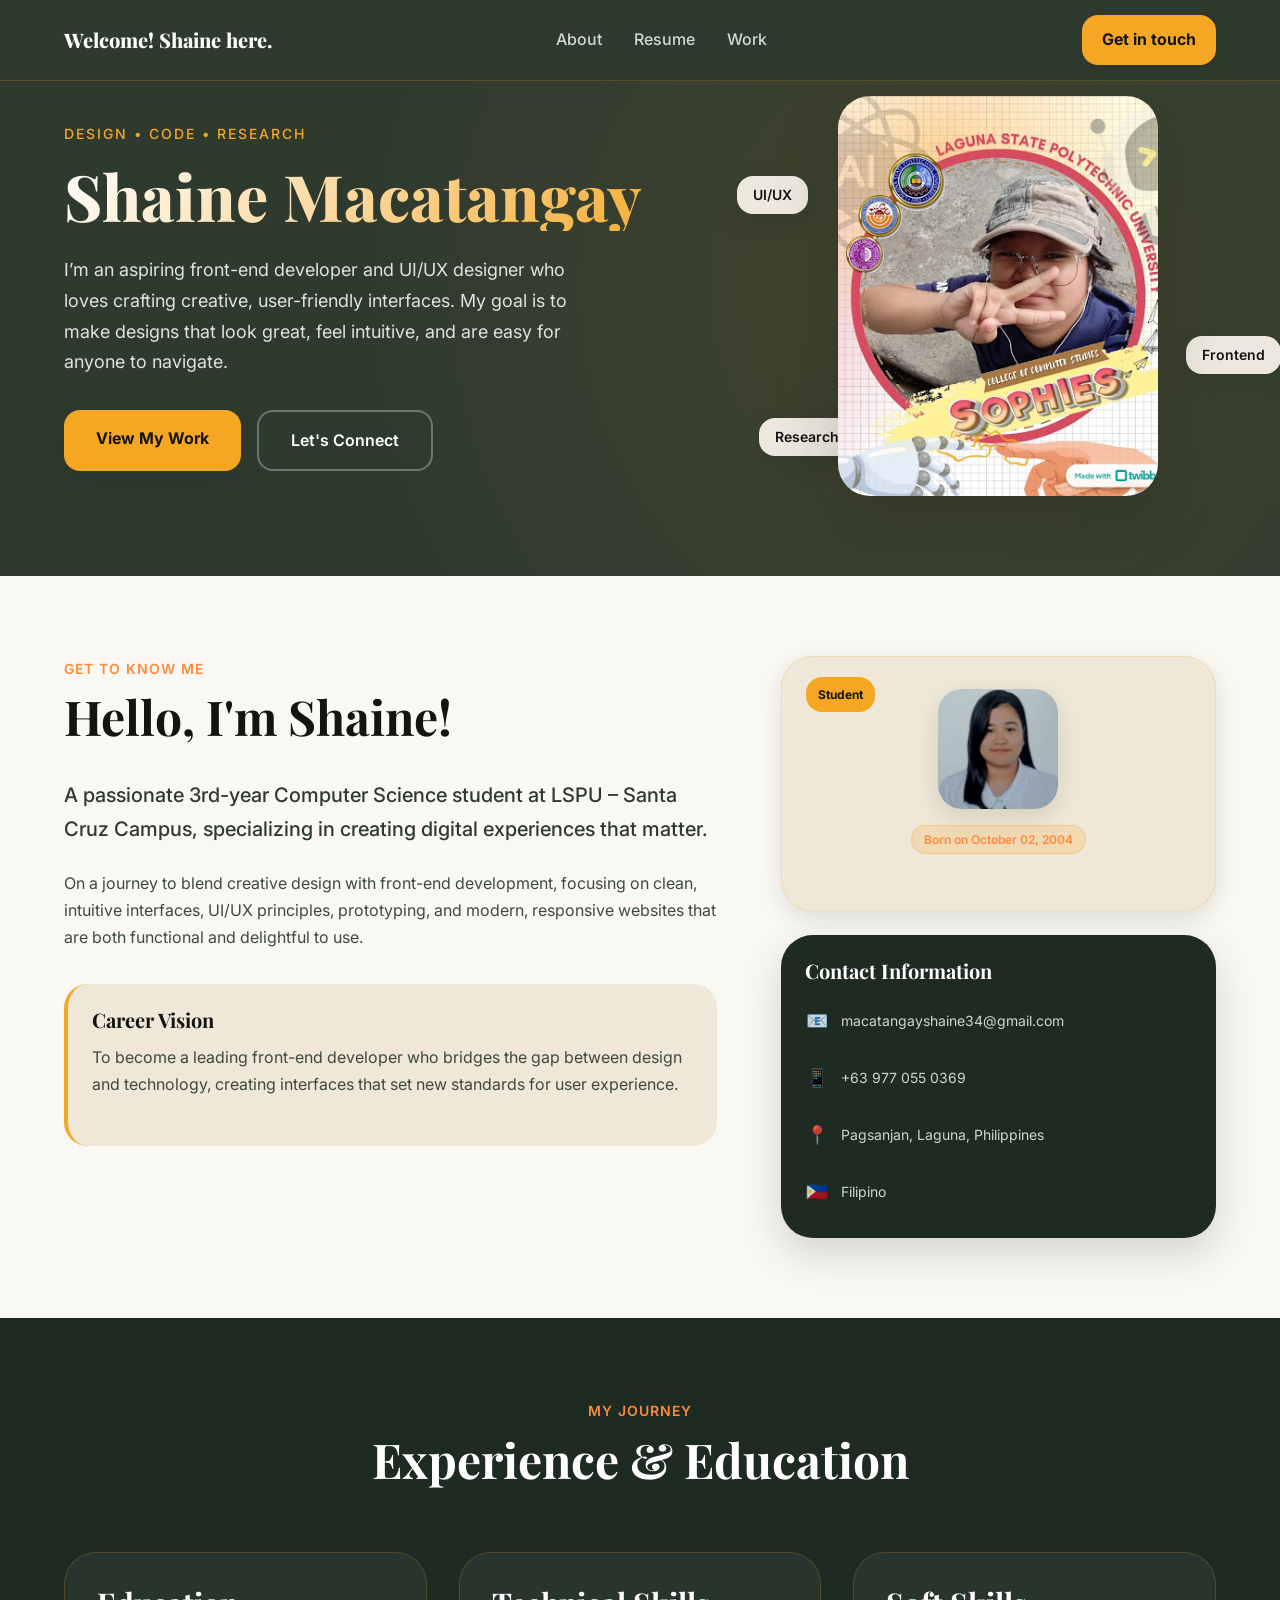
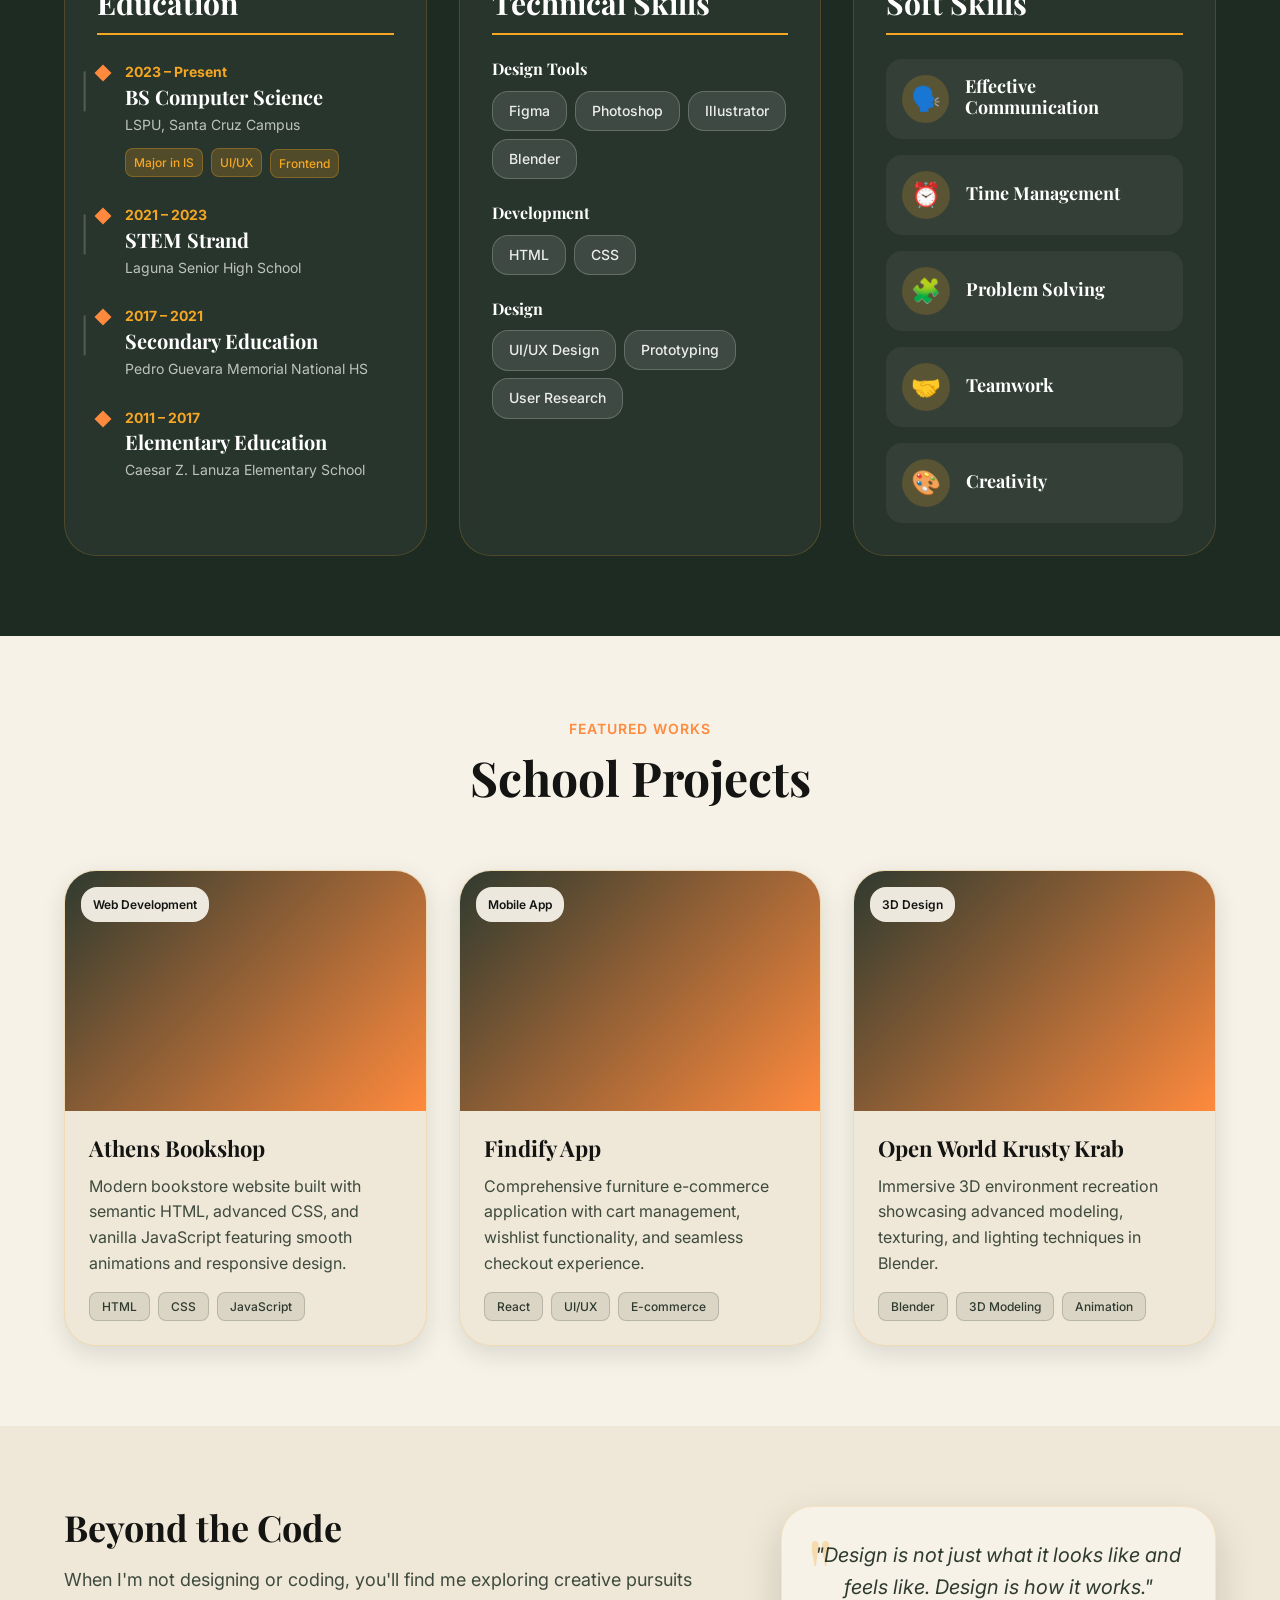
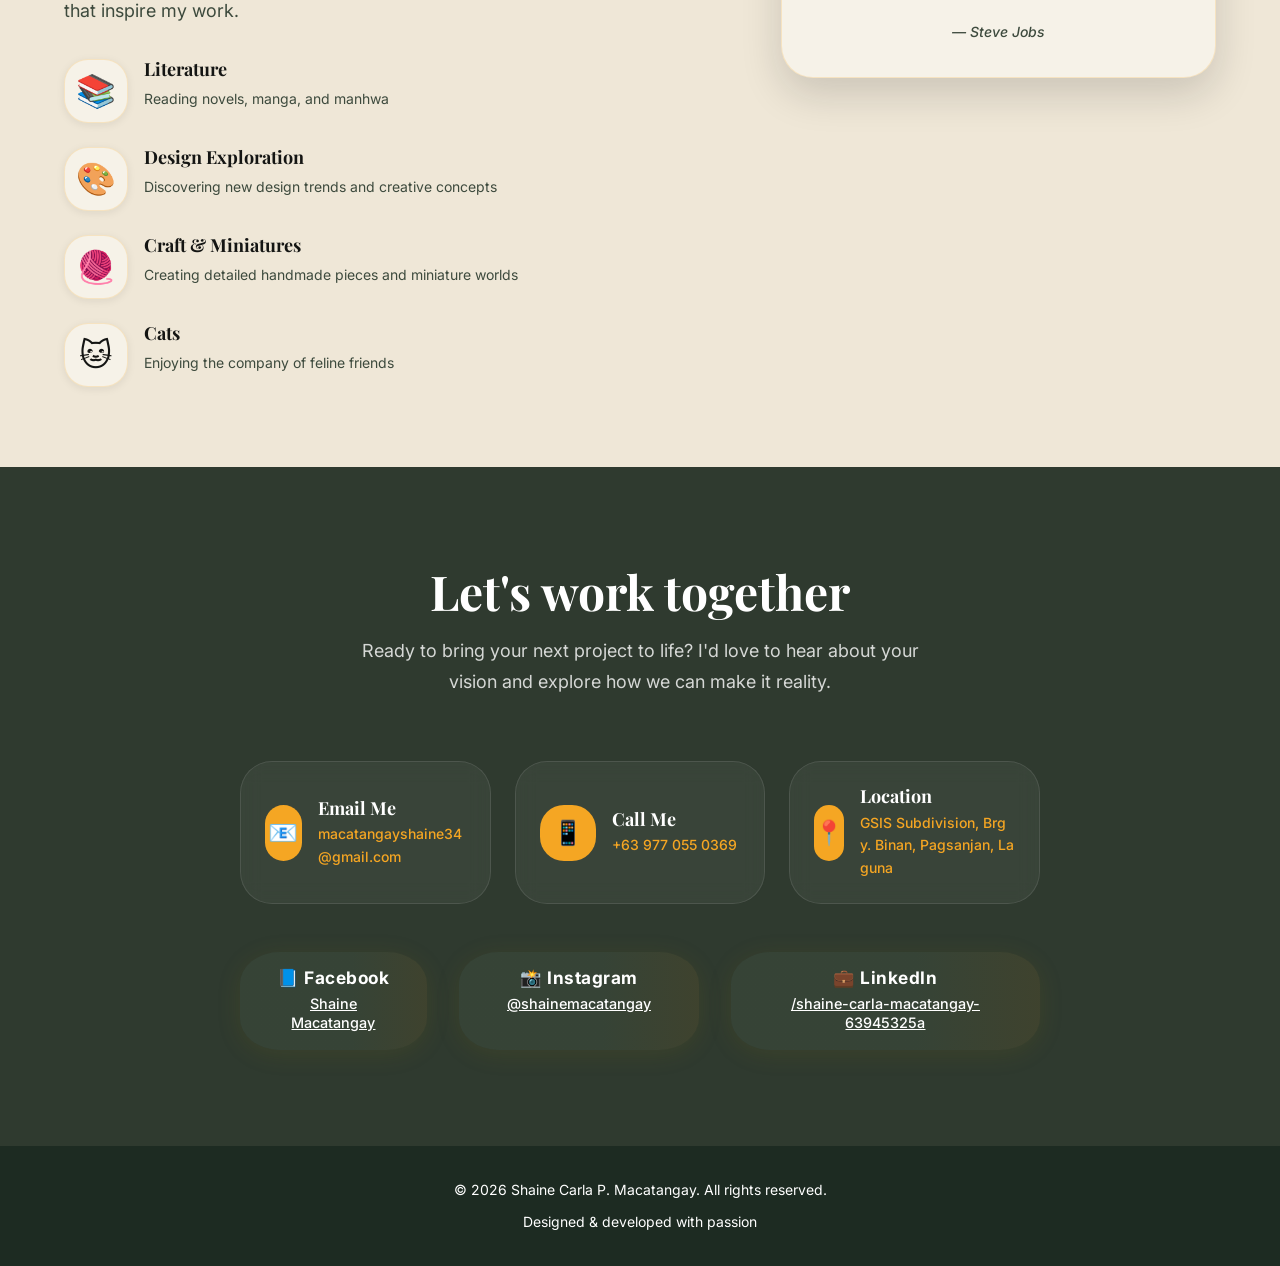
<file: index.html>
<!DOCTYPE html>
<html lang="en">
<head>
  <meta charset="UTF-8" />
  <meta name="viewport" content="width=device-width, initial-scale=1.0"/>
  <title>Portfolio | Shaine Carla P. Macatangay</title>

  <!-- Fonts -->
  <link href="https://fonts.googleapis.com/css2?family=Playfair+Display:wght@600;700;800&family=Inter:wght@300;400;500;600;700&display=swap" rel="stylesheet"/>

  <!-- Styles -->
  <link rel="stylesheet" href="style.css" />
</head>
<body>
  <!-- Header -->
  <header class="site-header">
    <div class="header-container">
      <div class="brand">Welcome! Shaine here.</div>
      <a class="cta-button" href="#contact">Get in touch</a>
      <nav class="nav">
        <a href="#about" class="nav-link">About</a>
        <a href="#resume" class="nav-link">Resume</a>
        <a href="#work" class="nav-link">Work</a>
      </nav>
    </div>
  </header>

  <!-- Hero -->
  <section class="hero" id="home">
    <div class="hero-container">
      <div class="hero-content">
        <div class="hero-text">
          <span class="hero-subtitle">Design • Code • Research</span>
          <h1 class="hero-title">Shaine Macatangay</h1>
          <p class="hero-description">
            I’m an aspiring front-end developer and UI/UX designer who loves crafting creative, user-friendly interfaces. My goal is to make designs that look great, feel intuitive, and are easy for anyone to navigate.
          </p>
          <div class="hero-actions">
            <a href="#work" class="btn-primary">View My Work</a>
            <a href="#contact" class="btn-secondary">Let's Connect</a>
          </div>
        </div>
        <div class="hero-visual">
          <div class="profile-container">
            <div class="profile-accent"></div>
            <img src="images/unnamed.jpg"
                 alt="Shaine Macatangay portrait" class="profile-image"/>
          </div>
          <div class="floating-elements">
            <div class="floating-card card-1">UI/UX</div>
            <div class="floating-card card-2">Frontend</div>
            <div class="floating-card card-3">Research</div>
          </div>
        </div>
      </div>
    </div>
  </section>

  <!-- About -->
  <section id="about" class="about-section">
    <div class="container">
      <div class="about-grid">
        <div class="about-content">
          <div class="section-header">
            <span class="section-subtitle">Get to know me</span>
            <h2 class="section-title">Hello, I'm Shaine!</h2>
          </div>
          <div class="about-text">
            <p class="about-intro">
              A passionate 3rd-year Computer Science student at LSPU – Santa Cruz Campus, 
              specializing in creating digital experiences that matter.
            </p>
            <p>
              On a journey to blend creative design with front-end development, focusing on clean, intuitive interfaces, UI/UX principles, prototyping, and modern, responsive websites that are both functional and delightful to use.
            <div class="career-goal">
              <h4>Career Vision</h4>
              <p>
                To become a leading front-end developer who bridges the gap between design and technology, 
                creating interfaces that set new standards for user experience.
              </p>
            </div>
          </div>
        </div>
        <div class="about-sidebar">
          <div class="info-card">
            <div class="avatar-container">
              <div class="birth-badge">Student</div>
              <img src="images/profile.jpg" 
                   alt="Shaine profile" class="avatar"/>
              <div class="status-badge">Born on October 02, 2004</div>
            </div>
          </div>
          <div class="contact-info-card">
            <h4>Contact Information</h4>
            <div class="contact-list">
              <a href="mailto:macatangayshaine34@gmail.com" class="contact-item">
                <span class="contact-icon">📧</span>
                <span>macatangayshaine34@gmail.com</span>
              </a>
              <a href="tel:+639770550369" class="contact-item">
                <span class="contact-icon">📱</span>
                <span>+63 977 055 0369</span>
              </a>
              <div class="contact-item">
                <span class="contact-icon">📍</span>
                <span>Pagsanjan, Laguna, Philippines</span>
              </div>
              <div class="contact-item">
                <span class="contact-icon">🇵🇭</span>
                <span>Filipino</span>
              </div>
            </div>
          </div>
        </div>
      </div>
    </div>
  </section>

  <!-- Resume -->
  <section id="resume" class="resume-section">
    <div class="container">
      <div class="section-header">
        <span class="section-subtitle">My journey</span>
        <h2 class="section-title">Experience & Education</h2>
      </div>
      <div class="resume-grid">
        <div class="resume-card">
          <h3>Education</h3>
          <div class="timeline">
            <div class="timeline-item">
              <div class="timeline-marker"></div>
              <div class="timeline-content">
                <span class="timeline-period">2023 – Present</span>
                <h4>BS Computer Science</h4>
                <p>LSPU, Santa Cruz Campus</p>
                <div class="tags">
                  <span class="tag">Major in IS</span>
                  <span class="tag">UI/UX</span>
                  <span class="tag">Frontend</span>
                </div>
              </div>
            </div>
            <div class="timeline-item">
              <div class="timeline-marker"></div>
              <div class="timeline-content">
                <span class="timeline-period">2021 – 2023</span>
                <h4>STEM Strand</h4>
                <p>Laguna Senior High School</p>
              </div>
            </div>
            <div class="timeline-item">
              <div class="timeline-marker"></div>
              <div class="timeline-content">
                <span class="timeline-period">2017 – 2021</span>
                <h4>Secondary Education</h4>
                <p>Pedro Guevara Memorial National HS</p>
              </div>
            </div>
            <div class="timeline-item">
              <div class="timeline-marker"></div>
              <div class="timeline-content">
                <span class="timeline-period">2011 – 2017</span>
                <h4>Elementary Education</h4>
                <p>Caesar Z. Lanuza Elementary School</p>
              </div>
            </div>
          </div>
        </div>
        
        <div class="resume-card">
          <h3>Technical Skills</h3>
          <div class="skills-section">
            <div class="skill-category">
              <h5>Design Tools</h5>
              <div class="skill-pills">
                <span class="skill-pill">Figma</span>
                <span class="skill-pill">Photoshop</span>
                <span class="skill-pill">Illustrator</span>
                <span class="skill-pill">Blender</span>
              </div>
            </div>
            <div class="skill-category">
              <h5>Development</h5>
              <div class="skill-pills">
                <span class="skill-pill">HTML</span>
                <span class="skill-pill">CSS</span>
              </div>
            </div>
            <div class="skill-category">
              <h5>Design</h5>
              <div class="skill-pills">
                <span class="skill-pill">UI/UX Design</span>
                <span class="skill-pill">Prototyping</span>
                <span class="skill-pill">User Research</span>
              </div>
            </div>
          </div>
        </div>

        <div class="resume-card">
          <h3>Soft Skills</h3>
          <div class="achievements-list">
            <div class="achievement-item">
              <div class="achievement-icon">🗣️</div>
              <div class="achievement-content">
                <h5>Effective Communication</h5>
              </div>
            </div>
            <div class="achievement-item">
              <div class="achievement-icon">⏰</div>
              <div class="achievement-content">
                <h5>Time Management</h5>
              </div>
            </div>
            <div class="achievement-item">
              <div class="achievement-icon">🧩</div>
              <div class="achievement-content">
                <h5>Problem Solving</h5>
              </div>
            </div>
            <div class="achievement-item">
              <div class="achievement-icon">🤝</div>
              <div class="achievement-content">
                <h5>Teamwork</h5>
              </div>
            </div>
            <div class="achievement-item">
              <div class="achievement-icon">🎨</div>
              <div class="achievement-content">
                <h5>Creativity</h5>
              </div>
            </div>
          </div>
        </div>
      </div>
    </div>
  </section>

  <!-- Work -->
  <section id="work" class="work-section">
    <div class="container">
      <div class="section-header">
        <span class="section-subtitle">Featured Works</span>
        <h2 class="section-title">School Projects </h2>
      </div>
      <div class="work-grid">
        <article class="project-card">
          <div class="project-image">
            <div class="project-overlay">
              <span class="project-type">Web Development</span>
            </div>
          </div>
          <div class="project-content">
            <h4>Athens Bookshop</h4>
            <p>Modern bookstore website built with semantic HTML, advanced CSS, and vanilla JavaScript featuring smooth animations and responsive design.</p>
            <div class="project-tech">
              <span class="tech-tag">HTML</span>
              <span class="tech-tag">CSS</span>
              <span class="tech-tag">JavaScript</span>
            </div>
          </div>
        </article>
        
        <article class="project-card">
          <div class="project-image">
            <div class="project-overlay">
              <span class="project-type">Mobile App</span>
            </div>
          </div>
          <div class="project-content">
            <h4>Findify App</h4>
            <p>Comprehensive furniture e-commerce application with cart management, wishlist functionality, and seamless checkout experience.</p>
            <div class="project-tech">
              <span class="tech-tag">React</span>
              <span class="tech-tag">UI/UX</span>
              <span class="tech-tag">E-commerce</span>
            </div>
          </div>
        </article>
        
        <article class="project-card">
          <div class="project-image">
            <div class="project-overlay">
              <span class="project-type">3D Design</span>
            </div>
          </div>
          <div class="project-content">
            <h4>Open World Krusty Krab</h4>
            <p>Immersive 3D environment recreation showcasing advanced modeling, texturing, and lighting techniques in Blender.</p>
            <div class="project-tech">
              <span class="tech-tag">Blender</span>
              <span class="tech-tag">3D Modeling</span>
              <span class="tech-tag">Animation</span>
            </div>
          </div>
        </article>
      </div>
    </div>
  </section>

  <!-- Interests -->
  <section class="interests-section">
    <div class="container">
      <div class="interests-grid">
        <div class="interests-content">
          <h3>Beyond the Code</h3>
          <p>When I'm not designing or coding, you'll find me exploring creative pursuits that inspire my work.</p>
          <div class="interests-list">
            <div class="interest-item">
              <div class="interest-icon">📚</div>
              <div class="interest-text">
                <h5>Literature </h5>
                <p>Reading novels, manga, and manhwa</p>
              </div>
            </div>
            <div class="interest-item">
              <div class="interest-icon">🎨</div>
              <div class="interest-text">
                <h5>Design Exploration</h5>
                <p>Discovering new design trends and creative concepts</p>
              </div>
            </div>
            <div class="interest-item">
              <div class="interest-icon">🧶</div>
              <div class="interest-text">
                <h5>Craft & Miniatures</h5>
                <p>Creating detailed handmade pieces and miniature worlds</p>
              </div>
            </div>
            <div class="interest-item">
              <div class="interest-icon">🐱</div>
              <div class="interest-text">
                <h5>Cats</h5>
                <p>Enjoying the company of feline friends</p>
              </div>
            </div>
          </div>
        </div>
        <div class="quote-card">
          <blockquote>
            "Design is not just what it looks like and feels like. Design is how it works."
          </blockquote>
          <cite>— Steve Jobs</cite>
        </div>
      </div>
    </div>
  </section>

  <!-- Contact -->
  <section id="contact" class="contact-section">
    <div class="container">
      <div class="contact-content">
        <div class="contact-header">
          <h2>Let's work together</h2>
          <p>Ready to bring your next project to life? I'd love to hear about your vision and explore how we can make it reality.</p>
        </div>
        <div class="contact-methods">
          <a href="mailto:macatangayshaine34@gmail.com" class="contact-method">
            <div class="method-icon">📧</div>
            <div class="method-content">
              <h4>Email Me</h4>
              <span>macatangayshaine34@gmail.com</span>
            </div>
          </a>
          <a href="tel:+639770550369" class="contact-method">
            <div class="method-icon">📱</div>
            <div class="method-content">
              <h4>Call Me</h4>
              <span>+63 977 055 0369</span>
            </div>
          </a>
          <div class="contact-method">
            <div class="method-icon">📍</div>
            <div class="method-content">
              <h4>Location</h4>
              <span>GSIS Subdivision, Brgy. Binan, Pagsanjan, Laguna</span>
            </div>
          </div>
        </div>
        <div class="social-links">
          <div class="social-group">
            <strong class="social-label">📘 Facebook</strong>
            <a href="https://www.facebook.com/shaine.macatangay" class="social-link">Shaine Macatangay</a>
          </div>
          <div class="social-group">
            <strong class="social-label">📸 Instagram</strong>
            <a href="https://www.instagram.com/shainemacatangay" class="social-link">@shainemacatangay</a>
          </div>
          <div class="social-group">
            <strong class="social-label">💼 LinkedIn</strong>
            <a href="https://www.linkedin.com/in/shaine-carla-macatangay-63945325a" class="social-link">/shaine-carla-macatangay-63945325a</a>
          </div>
        </div>
        </div>
      </div>
    </div>
  </section>

  <footer class="footer">
    <div class="container">
      <div class="footer-content">
        <p>&copy; <span id="current-year"></span> Shaine Carla P. Macatangay. All rights reserved.</p>
        <p>Designed & developed with passion</p>
      </div>
    </div>
  </footer>

  <script>
    // Update current year
    document.getElementById('current-year').textContent = new Date().getFullYear();
    
    // Header scroll effect
    const header = document.querySelector('.site-header');
    const handleScroll = () => {
      header.classList.toggle('scrolled', window.scrollY > 20);
    };
    window.addEventListener('scroll', handleScroll);
    handleScroll();

    // Smooth scroll for navigation links
    document.querySelectorAll('a[href^="#"]').forEach(anchor => {
      anchor.addEventListener('click', function (e) {
        e.preventDefault();
        const target = document.querySelector(this.getAttribute('href'));
        if (target) {
          target.scrollIntoView({
            behavior: 'smooth',
            block: 'start'
          });
        }
      });
    });

    // Intersection Observer for animations
    const observerOptions = {
      threshold: 0.1,
      rootMargin: '0px 0px -50px 0px'
    };

    const observer = new IntersectionObserver((entries) => {
      entries.forEach(entry => {
        if (entry.isIntersecting) {
          entry.target.classList.add('animate-in');
        }
      });
    }, observerOptions);

    // Observe elements for animation
    document.querySelectorAll('.project-card, .timeline-item, .interest-item').forEach(el => {
      observer.observe(el);
    });
  </script>
</body>
</html>
</file>
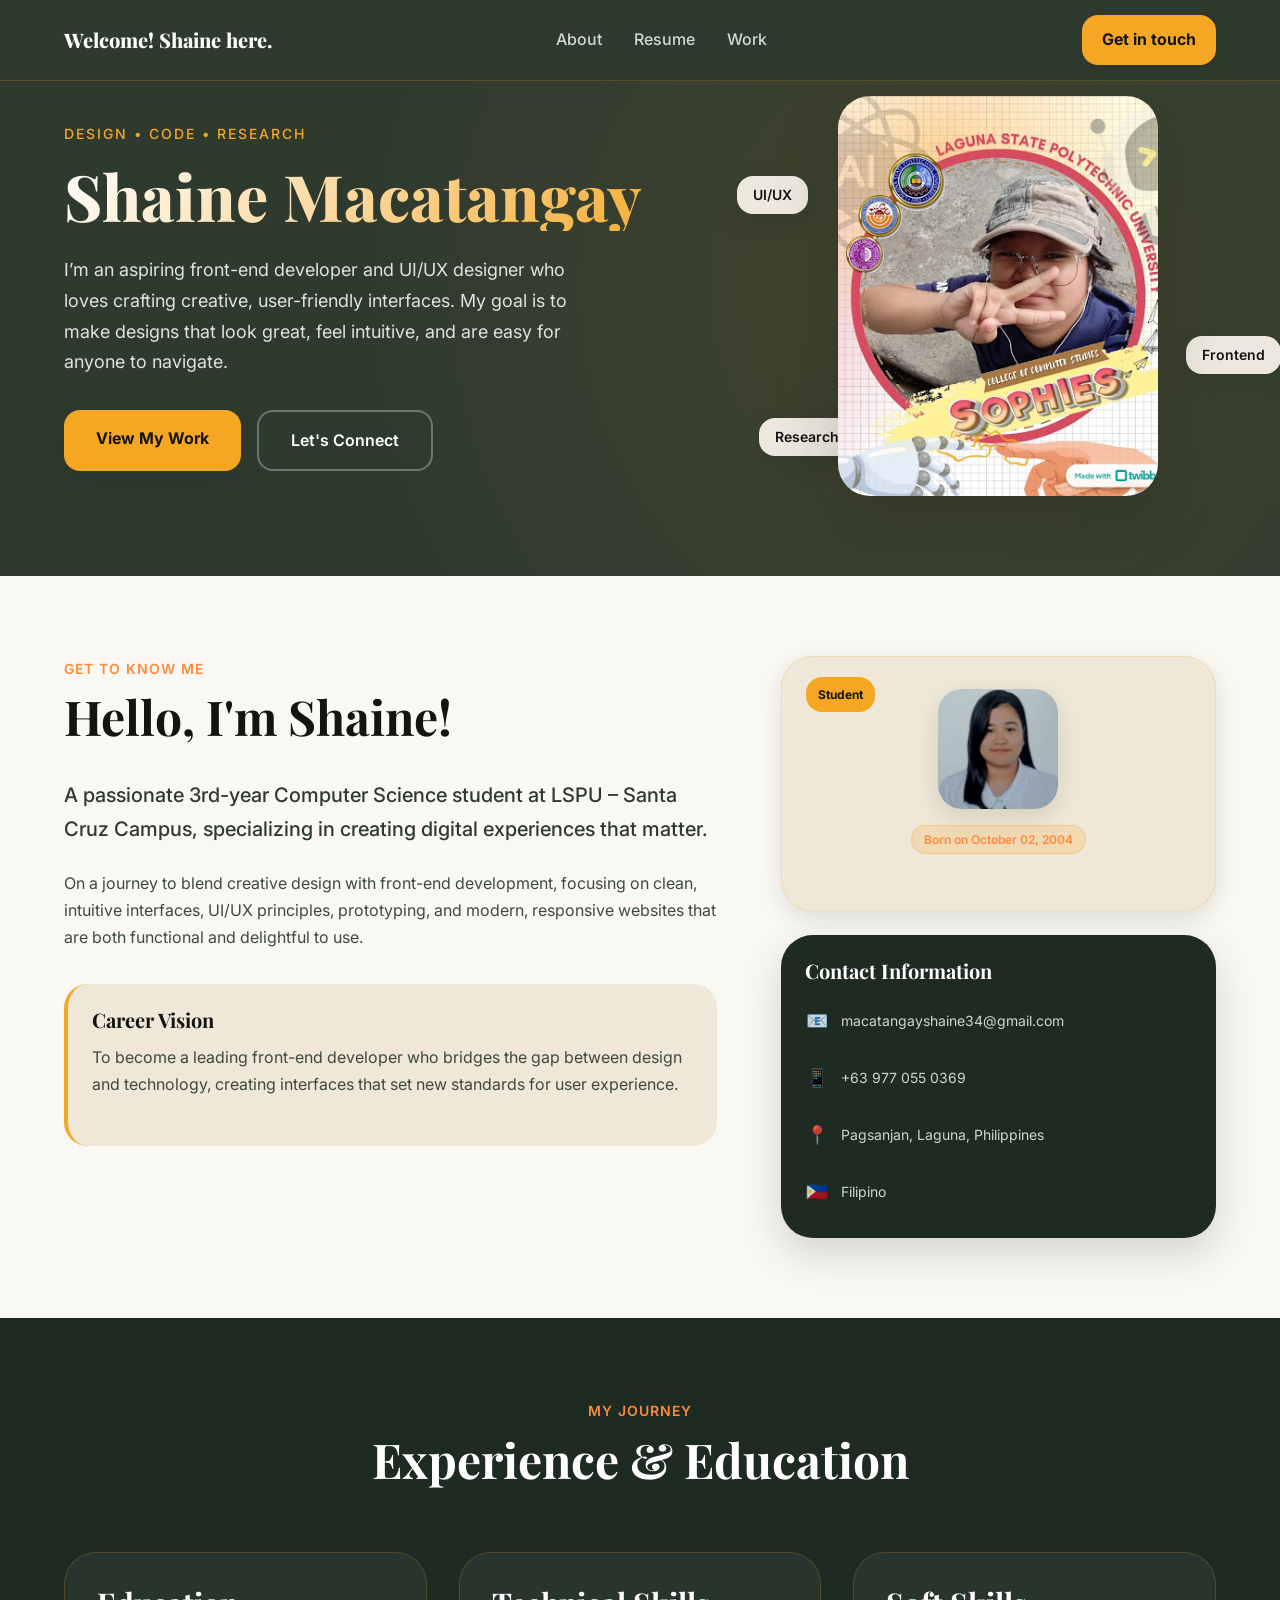
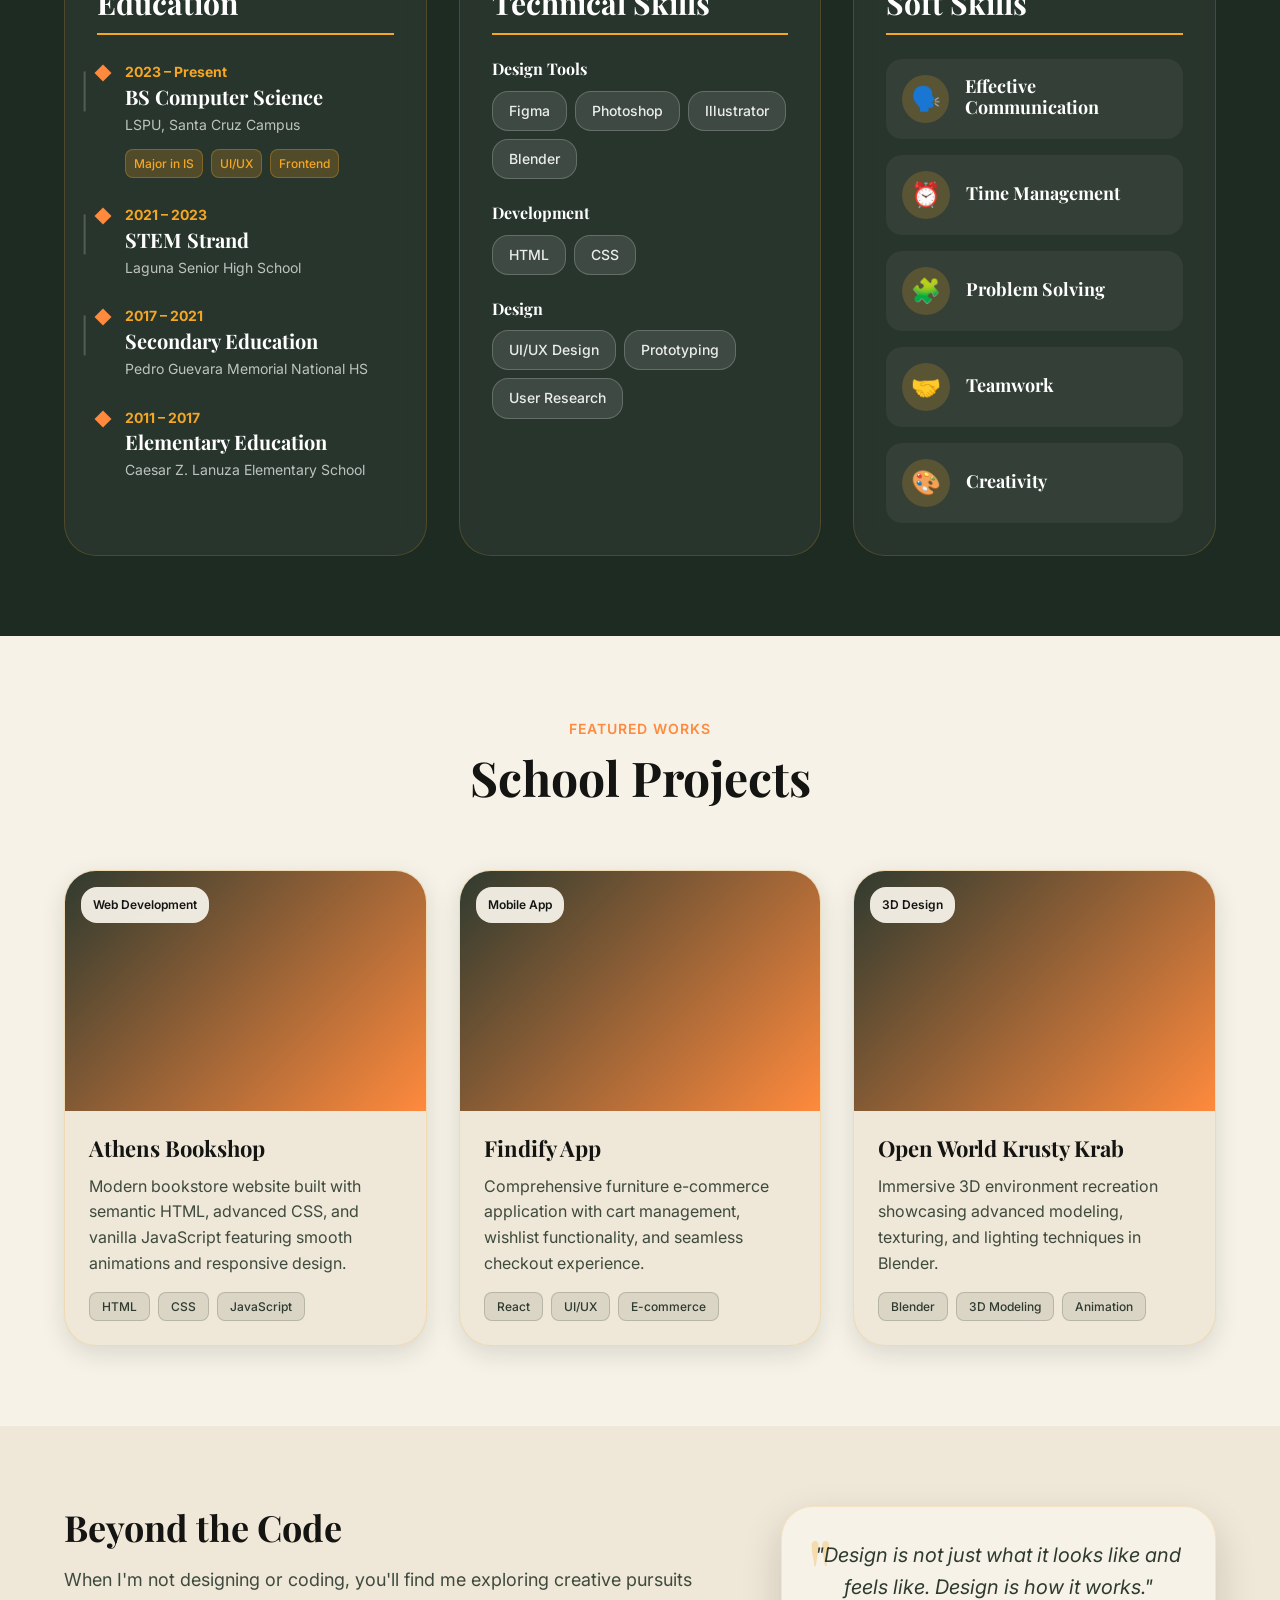
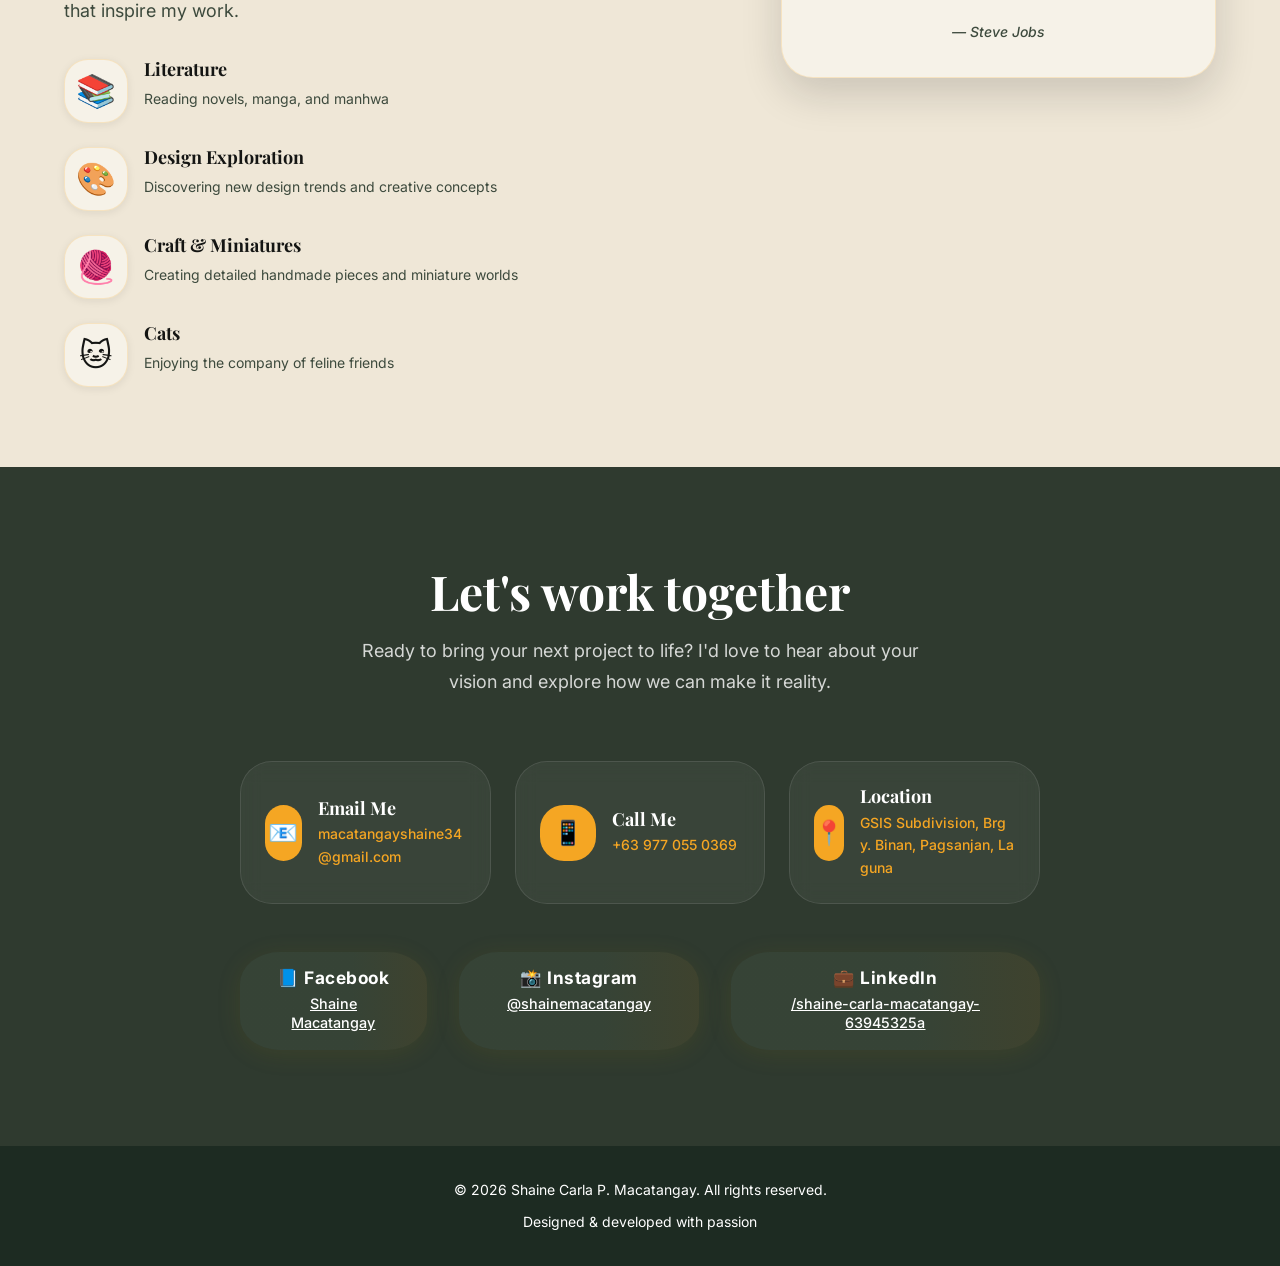
<file: portfolio/index.html>
<!DOCTYPE html>
<html lang="en">
<head>
  <meta charset="UTF-8" />
  <meta name="viewport" content="width=device-width, initial-scale=1.0"/>
  <title>Portfolio | Shaine Carla P. Macatangay</title>

  <!-- Fonts -->
  <link href="https://fonts.googleapis.com/css2?family=Playfair+Display:wght@600;700;800&family=Inter:wght@300;400;500;600;700&display=swap" rel="stylesheet"/>

  <!-- Styles -->
  <link rel="stylesheet" href="style.css" />
</head>
<body>
  <!-- Header -->
  <header class="site-header">
    <div class="header-container">
      <div class="brand">Welcome! Shaine here.</div>
      <a class="cta-button" href="#contact">Get in touch</a>
      <nav class="nav">
        <a href="#about" class="nav-link">About</a>
        <a href="#resume" class="nav-link">Resume</a>
        <a href="#work" class="nav-link">Work</a>
      </nav>
    </div>
  </header>

  <!-- Hero -->
  <section class="hero" id="home">
    <div class="hero-container">
      <div class="hero-content">
        <div class="hero-text">
          <span class="hero-subtitle">Design • Code • Research</span>
          <h1 class="hero-title">Shaine Macatangay</h1>
          <p class="hero-description">
            I’m an aspiring front-end developer and UI/UX designer who loves crafting creative, user-friendly interfaces. My goal is to make designs that look great, feel intuitive, and are easy for anyone to navigate.
          </p>
          <div class="hero-actions">
            <a href="#work" class="btn-primary">View My Work</a>
            <a href="#contact" class="btn-secondary">Let's Connect</a>
          </div>
        </div>
        <div class="hero-visual">
          <div class="profile-container">
            <div class="profile-accent"></div>
            <img src="images/unnamed.jpg"
                 alt="Shaine Macatangay portrait" class="profile-image"/>
          </div>
          <div class="floating-elements">
            <div class="floating-card card-1">UI/UX</div>
            <div class="floating-card card-2">Frontend</div>
            <div class="floating-card card-3">Research</div>
          </div>
        </div>
      </div>
    </div>
  </section>

  <!-- About -->
  <section id="about" class="about-section">
    <div class="container">
      <div class="about-grid">
        <div class="about-content">
          <div class="section-header">
            <span class="section-subtitle">Get to know me</span>
            <h2 class="section-title">Hello, I'm Shaine!</h2>
          </div>
          <div class="about-text">
            <p class="about-intro">
              A passionate 3rd-year Computer Science student at LSPU – Santa Cruz Campus, 
              specializing in creating digital experiences that matter.
            </p>
            <p>
              On a journey to blend creative design with front-end development, focusing on clean, intuitive interfaces, UI/UX principles, prototyping, and modern, responsive websites that are both functional and delightful to use.
            <div class="career-goal">
              <h4>Career Vision</h4>
              <p>
                To become a leading front-end developer who bridges the gap between design and technology, 
                creating interfaces that set new standards for user experience.
              </p>
            </div>
          </div>
        </div>
        <div class="about-sidebar">
          <div class="info-card">
            <div class="avatar-container">
              <div class="birth-badge">Student</div>
              <img src="images/profile.jpg" 
                   alt="Shaine profile" class="avatar"/>
              <div class="status-badge">Born on October 02, 2004</div>
            </div>
          </div>
          <div class="contact-info-card">
            <h4>Contact Information</h4>
            <div class="contact-list">
              <a href="mailto:macatangayshaine34@gmail.com" class="contact-item">
                <span class="contact-icon">📧</span>
                <span>macatangayshaine34@gmail.com</span>
              </a>
              <a href="tel:+639770550369" class="contact-item">
                <span class="contact-icon">📱</span>
                <span>+63 977 055 0369</span>
              </a>
              <div class="contact-item">
                <span class="contact-icon">📍</span>
                <span>Pagsanjan, Laguna, Philippines</span>
              </div>
              <div class="contact-item">
                <span class="contact-icon">🇵🇭</span>
                <span>Filipino</span>
              </div>
            </div>
          </div>
        </div>
      </div>
    </div>
  </section>

  <!-- Resume -->
  <section id="resume" class="resume-section">
    <div class="container">
      <div class="section-header">
        <span class="section-subtitle">My journey</span>
        <h2 class="section-title">Experience & Education</h2>
      </div>
      <div class="resume-grid">
        <div class="resume-card">
          <h3>Education</h3>
          <div class="timeline">
            <div class="timeline-item">
              <div class="timeline-marker"></div>
              <div class="timeline-content">
                <span class="timeline-period">2023 – Present</span>
                <h4>BS Computer Science</h4>
                <p>LSPU, Santa Cruz Campus</p>
                <div class="tags">
                  <span class="tag">Major in IS</span>
                  <span class="tag">UI/UX</span>
                  <span class="tag">Frontend</span>
                </div>
              </div>
            </div>
            <div class="timeline-item">
              <div class="timeline-marker"></div>
              <div class="timeline-content">
                <span class="timeline-period">2021 – 2023</span>
                <h4>STEM Strand</h4>
                <p>Laguna Senior High School</p>
              </div>
            </div>
            <div class="timeline-item">
              <div class="timeline-marker"></div>
              <div class="timeline-content">
                <span class="timeline-period">2017 – 2021</span>
                <h4>Secondary Education</h4>
                <p>Pedro Guevara Memorial National HS</p>
              </div>
            </div>
            <div class="timeline-item">
              <div class="timeline-marker"></div>
              <div class="timeline-content">
                <span class="timeline-period">2011 – 2017</span>
                <h4>Elementary Education</h4>
                <p>Caesar Z. Lanuza Elementary School</p>
              </div>
            </div>
          </div>
        </div>
        
        <div class="resume-card">
          <h3>Technical Skills</h3>
          <div class="skills-section">
            <div class="skill-category">
              <h5>Design Tools</h5>
              <div class="skill-pills">
                <span class="skill-pill">Figma</span>
                <span class="skill-pill">Photoshop</span>
                <span class="skill-pill">Illustrator</span>
                <span class="skill-pill">Blender</span>
              </div>
            </div>
            <div class="skill-category">
              <h5>Development</h5>
              <div class="skill-pills">
                <span class="skill-pill">HTML</span>
                <span class="skill-pill">CSS</span>
              </div>
            </div>
            <div class="skill-category">
              <h5>Design</h5>
              <div class="skill-pills">
                <span class="skill-pill">UI/UX Design</span>
                <span class="skill-pill">Prototyping</span>
                <span class="skill-pill">User Research</span>
              </div>
            </div>
          </div>
        </div>

        <div class="resume-card">
          <h3>Soft Skills</h3>
          <div class="achievements-list">
            <div class="achievement-item">
              <div class="achievement-icon">🗣️</div>
              <div class="achievement-content">
                <h5>Effective Communication</h5>
              </div>
            </div>
            <div class="achievement-item">
              <div class="achievement-icon">⏰</div>
              <div class="achievement-content">
                <h5>Time Management</h5>
              </div>
            </div>
            <div class="achievement-item">
              <div class="achievement-icon">🧩</div>
              <div class="achievement-content">
                <h5>Problem Solving</h5>
              </div>
            </div>
            <div class="achievement-item">
              <div class="achievement-icon">🤝</div>
              <div class="achievement-content">
                <h5>Teamwork</h5>
              </div>
            </div>
            <div class="achievement-item">
              <div class="achievement-icon">🎨</div>
              <div class="achievement-content">
                <h5>Creativity</h5>
              </div>
            </div>
          </div>
        </div>
      </div>
    </div>
  </section>

  <!-- Work -->
  <section id="work" class="work-section">
    <div class="container">
      <div class="section-header">
        <span class="section-subtitle">Featured Works</span>
        <h2 class="section-title">School Projects </h2>
      </div>
      <div class="work-grid">
        <article class="project-card">
          <div class="project-image">
            <div class="project-overlay">
              <span class="project-type">Web Development</span>
            </div>
          </div>
          <div class="project-content">
            <h4>Athens Bookshop</h4>
            <p>Modern bookstore website built with semantic HTML, advanced CSS, and vanilla JavaScript featuring smooth animations and responsive design.</p>
            <div class="project-tech">
              <span class="tech-tag">HTML</span>
              <span class="tech-tag">CSS</span>
              <span class="tech-tag">JavaScript</span>
            </div>
          </div>
        </article>
        
        <article class="project-card">
          <div class="project-image">
            <div class="project-overlay">
              <span class="project-type">Mobile App</span>
            </div>
          </div>
          <div class="project-content">
            <h4>Findify App</h4>
            <p>Comprehensive furniture e-commerce application with cart management, wishlist functionality, and seamless checkout experience.</p>
            <div class="project-tech">
              <span class="tech-tag">React</span>
              <span class="tech-tag">UI/UX</span>
              <span class="tech-tag">E-commerce</span>
            </div>
          </div>
        </article>
        
        <article class="project-card">
          <div class="project-image">
            <div class="project-overlay">
              <span class="project-type">3D Design</span>
            </div>
          </div>
          <div class="project-content">
            <h4>Open World Krusty Krab</h4>
            <p>Immersive 3D environment recreation showcasing advanced modeling, texturing, and lighting techniques in Blender.</p>
            <div class="project-tech">
              <span class="tech-tag">Blender</span>
              <span class="tech-tag">3D Modeling</span>
              <span class="tech-tag">Animation</span>
            </div>
          </div>
        </article>
      </div>
    </div>
  </section>

  <!-- Interests -->
  <section class="interests-section">
    <div class="container">
      <div class="interests-grid">
        <div class="interests-content">
          <h3>Beyond the Code</h3>
          <p>When I'm not designing or coding, you'll find me exploring creative pursuits that inspire my work.</p>
          <div class="interests-list">
            <div class="interest-item">
              <div class="interest-icon">📚</div>
              <div class="interest-text">
                <h5>Literature </h5>
                <p>Reading novels, manga, and manhwa</p>
              </div>
            </div>
            <div class="interest-item">
              <div class="interest-icon">🎨</div>
              <div class="interest-text">
                <h5>Design Exploration</h5>
                <p>Discovering new design trends and creative concepts</p>
              </div>
            </div>
            <div class="interest-item">
              <div class="interest-icon">🧶</div>
              <div class="interest-text">
                <h5>Craft & Miniatures</h5>
                <p>Creating detailed handmade pieces and miniature worlds</p>
              </div>
            </div>
            <div class="interest-item">
              <div class="interest-icon">🐱</div>
              <div class="interest-text">
                <h5>Cats</h5>
                <p>Enjoying the company of feline friends</p>
              </div>
            </div>
          </div>
        </div>
        <div class="quote-card">
          <blockquote>
            "Design is not just what it looks like and feels like. Design is how it works."
          </blockquote>
          <cite>— Steve Jobs</cite>
        </div>
      </div>
    </div>
  </section>

  <!-- Contact -->
  <section id="contact" class="contact-section">
    <div class="container">
      <div class="contact-content">
        <div class="contact-header">
          <h2>Let's work together</h2>
          <p>Ready to bring your next project to life? I'd love to hear about your vision and explore how we can make it reality.</p>
        </div>
        <div class="contact-methods">
          <a href="mailto:macatangayshaine34@gmail.com" class="contact-method">
            <div class="method-icon">📧</div>
            <div class="method-content">
              <h4>Email Me</h4>
              <span>macatangayshaine34@gmail.com</span>
            </div>
          </a>
          <a href="tel:+639770550369" class="contact-method">
            <div class="method-icon">📱</div>
            <div class="method-content">
              <h4>Call Me</h4>
              <span>+63 977 055 0369</span>
            </div>
          </a>
          <div class="contact-method">
            <div class="method-icon">📍</div>
            <div class="method-content">
              <h4>Location</h4>
              <span>GSIS Subdivision, Brgy. Binan, Pagsanjan, Laguna</span>
            </div>
          </div>
        </div>
        <div class="social-links">
          <div class="social-group">
            <strong class="social-label">📘 Facebook</strong>
            <a href="https://www.facebook.com/shaine.macatangay" class="social-link">Shaine Macatangay</a>
          </div>
          <div class="social-group">
            <strong class="social-label">📸 Instagram</strong>
            <a href="https://www.instagram.com/shainemacatangay" class="social-link">@shainemacatangay</a>
          </div>
          <div class="social-group">
            <strong class="social-label">💼 LinkedIn</strong>
            <a href="https://www.linkedin.com/in/shaine-carla-macatangay-63945325a" class="social-link">/shaine-carla-macatangay-63945325a</a>
          </div>
        </div>
        </div>
      </div>
    </div>
  </section>

  <footer class="footer">
    <div class="container">
      <div class="footer-content">
        <p>&copy; <span id="current-year"></span> Shaine Carla P. Macatangay. All rights reserved.</p>
        <p>Designed & developed with passion</p>
      </div>
    </div>
  </footer>

  <script>
    // Update current year
    document.getElementById('current-year').textContent = new Date().getFullYear();
    
    // Header scroll effect
    const header = document.querySelector('.site-header');
    const handleScroll = () => {
      header.classList.toggle('scrolled', window.scrollY > 20);
    };
    window.addEventListener('scroll', handleScroll);
    handleScroll();

    // Smooth scroll for navigation links
    document.querySelectorAll('a[href^="#"]').forEach(anchor => {
      anchor.addEventListener('click', function (e) {
        e.preventDefault();
        const target = document.querySelector(this.getAttribute('href'));
        if (target) {
          target.scrollIntoView({
            behavior: 'smooth',
            block: 'start'
          });
        }
      });
    });

    // Intersection Observer for animations
    const observerOptions = {
      threshold: 0.1,
      rootMargin: '0px 0px -50px 0px'
    };

    const observer = new IntersectionObserver((entries) => {
      entries.forEach(entry => {
        if (entry.isIntersecting) {
          entry.target.classList.add('animate-in');
        }
      });
    }, observerOptions);

    // Observe elements for animation
    document.querySelectorAll('.project-card, .timeline-item, .interest-item').forEach(el => {
      observer.observe(el);
    });
  </script>
</body>
</html>
</file>
<file: style.css>
/* ===== CSS Custom Properties ===== */
:root {
  /* Original Color Palette */
  --cream: #f6f2e8;
  --cream-2: #efe7d7;
  --green: #2f3a2f;
  --green-dark: #1d2b22;
  --accent-yellow: #f5a623;
  --accent-orange: #ff8a3d;
  --text-dark: #141513;
  
  /* Extended Palette */
  --cream-light: #faf8f3;
  --green-light: #4a5a4a;
  --green-medium: #3d4a3d;
  
  /* Typography */
  --font-display: "Playfair Display", serif;
  --font-body: "Inter", system-ui, sans-serif;

  /* Spacing System (8px base) */
  --space-1: 0.25rem;   /* 4px */
  --space-2: 0.5rem;    /* 8px */
  --space-3: 0.75rem;   /* 12px */
  --space-4: 1rem;      /* 16px */
  --space-5: 1.25rem;   /* 20px */
  --space-6: 1.5rem;    /* 24px */
  --space-8: 2rem;      /* 32px */
  --space-10: 2.5rem;   /* 40px */
  --space-12: 3rem;     /* 48px */
  --space-16: 4rem;     /* 64px */
  --space-20: 5rem;     /* 80px */
  --space-24: 6rem;     /* 96px */

  /* Effects */
  --shadow-sm: 0 2px 8px rgba(20, 21, 19, 0.08);
  --shadow-md: 0 8px 24px rgba(20, 21, 19, 0.12);
  --shadow-lg: 0 16px 40px rgba(20, 21, 19, 0.16);
  --shadow-xl: 0 24px 64px rgba(20, 21, 19, 0.20);

  --radius-sm: 0.5rem;
  --radius-md: 0.75rem;
  --radius-lg: 1rem;
  --radius-xl: 1.5rem;
  --radius-2xl: 2rem;

  --transition-fast: 0.2s cubic-bezier(0.4, 0, 0.2, 1);
  --transition-normal: 0.3s cubic-bezier(0.4, 0, 0.2, 1);
  --transition-slow: 0.5s cubic-bezier(0.4, 0, 0.2, 1);
}

/* ===== Reset & Base ===== */
* {
  margin: 0;
  padding: 0;
  box-sizing: border-box;
}

html {
  scroll-behavior: smooth;
  font-size: 16px;
}

body {
  font-family: var(--font-body);
  font-weight: 400;
  line-height: 1.6;
  color: var(--text-dark);
  background-color: var(--cream);
  -webkit-font-smoothing: antialiased;
  -moz-osx-font-smoothing: grayscale;
}

img {
  max-width: 100%;
  height: auto;
  display: block;
}

a {
  color: inherit;
  text-decoration: none;
}

/* ===== Typography ===== */
h1, h2, h3, h4, h5, h6 {
  font-family: var(--font-display);
  font-weight: 700;
  line-height: 1.2;
  color: var(--text-dark);
}

h1 { font-size: 3.5rem; }
h2 { font-size: 2.5rem; }
h3 { font-size: 1.875rem; }
h4 { font-size: 1.25rem; }
h5 { font-size: 1.125rem; }

p {
  line-height: 1.7;
  color: var(--green-medium);
}

/* ===== Layout ===== */
.container {
  max-width: 1200px;
  margin: 0 auto;
  padding: 0 var(--space-6);
}

/* ===== Header ===== */
.site-header {
  position: fixed;
  top: 0;
  left: 0;
  right: 0;
  z-index: 1000;
  background: rgba(47, 58, 47, 0.95);
  backdrop-filter: blur(20px);
  border-bottom: 1px solid rgba(245, 166, 35, 0.2);
  transition: all var(--transition-normal);
}

.site-header.scrolled {
  background: rgba(47, 58, 47, 0.98);
  box-shadow: var(--shadow-lg);
  border-bottom-color: rgba(245, 166, 35, 0.3);
}

.header-container {
  max-width: 1200px;
  margin: 0 auto;
  padding: 0 var(--space-6);
  display: flex;
  align-items: center;
  justify-content: space-between; /* Spread items to edges */
  height: 80px;
  gap: 2rem;
}

.brand {
  font-family: var(--font-display);
  font-weight: 800;
  font-size: 1.25rem;
  color: white;
}

.nav {
  display: flex;
  gap: var(--space-8);
}

.cta-button {
  margin-right: 0;
  margin-left: 2rem;
  order: 2; /* Ensure button is last in flex order */
}

.nav-link {
  font-weight: 500;
  color: rgba(255, 255, 255, 0.8);
  position: relative;
  transition: color var(--transition-fast);
  padding: var(--space-2) 0;
}

.nav-link:hover {
  color: white;
}

.nav-link::after {
  content: '';
  position: absolute;
  bottom: 0;
  left: 0;
  width: 0;
  height: 2px;
  background: var(--accent-yellow);
  transition: width var(--transition-normal);
}

.nav-link:hover::after {
  width: 100%;
}

.cta-button {
  background: var(--accent-yellow);
  color: var(--text-dark);
  font-weight: 700;
  padding: var(--space-3) var(--space-5);
  border-radius: var(--radius-lg);
  transition: all var(--transition-normal);
  box-shadow: var(--shadow-sm);
}

.cta-button:hover {
  background: var(--accent-orange);
  transform: translateY(-2px);
  box-shadow: var(--shadow-md);
}

/* ===== Hero ===== */
.hero {
  background: var(--green);
  color: white;
  padding: var(--space-24) 0 var(--space-20);
  position: relative;
  overflow: hidden;
}

.hero::before {
  content: '';
  position: absolute;
  top: -50%;
  right: -25%;
  width: 100%;
  height: 200%;
  background: radial-gradient(circle, rgba(245, 166, 35, 0.1) 0%, transparent 70%);
  animation: float 8s ease-in-out infinite;
}

@keyframes float {
  0%, 100% { transform: translateY(0px) rotate(0deg); }
  50% { transform: translateY(-20px) rotate(3deg); }
}

.hero-container {
  max-width: 1200px;
  margin: 0 auto;
  padding: 0 var(--space-6);
}

.hero-content {
  display: grid;
  grid-template-columns: 1.2fr 0.8fr;
  gap: var(--space-16);
  align-items: center;
  position: relative;
  z-index: 1;
}

.hero-subtitle {
  display: inline-block;
  font-size: 0.875rem;
  font-weight: 500;
  letter-spacing: 2px;
  text-transform: uppercase;
  color: var(--accent-yellow);
  margin-bottom: var(--space-4);
}

.hero-title {
  font-size: 4rem;
  font-weight: 800;
  line-height: 1.1;
  margin-bottom: var(--space-6);
  background: linear-gradient(135deg, #ffffff 0%, var(--accent-yellow) 100%);
  -webkit-background-clip: text;
  -webkit-text-fill-color: transparent;
  background-clip: text;
}

.hero-description {
  font-size: 1.125rem;
  line-height: 1.7;
  color: rgba(255, 255, 255, 0.85);
  margin-bottom: var(--space-8);
  max-width: 540px;
}

.hero-stats {
  display: flex;
  gap: var(--space-8);
  margin-bottom: var(--space-10);
}

.stat-item {
  text-align: center;
}

.stat-number {
  display: block;
  font-size: 2rem;
  font-weight: 700;
  color: var(--accent-yellow);
  line-height: 1;
}

.stat-label {
  font-size: 0.875rem;
  color: rgba(255, 255, 255, 0.7);
  font-weight: 500;
}

.hero-actions {
  display: flex;
  gap: var(--space-4);
  flex-wrap: wrap;
}

.btn-primary {
  background: var(--accent-yellow);
  color: var(--text-dark);
  font-weight: 700;
  padding: var(--space-4) var(--space-8);
  border-radius: var(--radius-lg);
  transition: all var(--transition-normal);
  box-shadow: var(--shadow-md);
}

.btn-primary:hover {
  background: var(--accent-orange);
  transform: translateY(-3px);
  box-shadow: var(--shadow-lg);
}

.btn-secondary {
  background: transparent;
  color: white;
  font-weight: 600;
  padding: var(--space-4) var(--space-8);
  border: 2px solid rgba(255, 255, 255, 0.3);
  border-radius: var(--radius-lg);
  transition: all var(--transition-normal);
}

.btn-secondary:hover {
  background: rgba(255, 255, 255, 0.1);
  border-color: var(--accent-yellow);
  transform: translateY(-2px);
}

.hero-visual {
  position: relative;
  display: flex;
  justify-content: center;
}

.profile-container {
  position: relative;
  width: 320px;
  height: 400px;
}

.profile-accent {
  position: absolute;
  bottom: var(--space-4);
  right: var(--space-4);
  width: 80%;
  height: 80%;
  background: var(--accent-yellow);
  border-radius: var(--radius-2xl);
  z-index: 0;
}

.profile-image {
  position: relative;
  z-index: 1;
  width: 100%;
  height: 100%;
  object-fit: cover;
  border-radius: var(--radius-2xl);
  box-shadow: var(--shadow-xl);
}

.floating-elements {
  position: absolute;
  top: 0;
  left: 0;
  width: 100%;
  height: 100%;
  pointer-events: none;
}

.floating-card {
  position: absolute;
  background: rgba(246, 242, 232, 0.95);
  color: var(--text-dark);
  padding: var(--space-2) var(--space-4);
  border-radius: var(--radius-lg);
  font-weight: 600;
  font-size: 0.875rem;
  box-shadow: var(--shadow-md);
  animation: floatCard 4s ease-in-out infinite;
}

.card-1 {
  top: 20%;
  left: -10%;
  animation-delay: 0s;
}

.card-2 {
  top: 60%;
  right: -15%;
  animation-delay: 1.5s;
}

.card-3 {
  bottom: 10%;
  left: -5%;
  animation-delay: 3s;
}

@keyframes floatCard {
  0%, 100% { transform: translateY(0px); }
  50% { transform: translateY(-15px); }
}

/* ===== Section Headers ===== */
.section-header {
  text-align: center;
  margin-bottom: var(--space-16);
}

.section-subtitle {
  display: inline-block;
  font-size: 0.875rem;
  font-weight: 600;
  letter-spacing: 1px;
  text-transform: uppercase;
  color: var(--accent-orange);
  margin-bottom: var(--space-2);
}

.section-title {
  font-size: 3rem;
  margin-bottom: var(--space-4);
  color: var(--text-dark);
}

/* ===== About Section ===== */
.about-section {
  background: var(--cream-light);
  padding: var(--space-20) 0;
}

.about-grid {
  display: grid;
  grid-template-columns: 1.5fr 1fr;
  gap: var(--space-16);
  align-items: start;
}

.about-content .section-header {
  text-align: left;
  margin-bottom: var(--space-8);
}

.about-intro {
  font-size: 1.25rem;
  font-weight: 500;
  color: var(--green);
  margin-bottom: var(--space-6);
}

.about-text p {
  margin-bottom: var(--space-6);
}

.career-goal {
  background: var(--cream-2);
  padding: var(--space-6);
  border-radius: var(--radius-xl);
  border-left: 4px solid var(--accent-yellow);
  margin-top: var(--space-8);
}

.career-goal h4 {
  color: var(--text-dark);
  margin-bottom: var(--space-3);
}

.info-card {
  background: var(--cream-2);
  border-radius: var(--radius-2xl);
  padding: var(--space-8);
  box-shadow: var(--shadow-md);
  border: 1px solid rgba(245, 166, 35, 0.2);
  margin-bottom: var(--space-6);
  position: relative;
}

.avatar-container {
  position: relative;
  text-align: center;
  margin-bottom: var(--space-6);
}

.birth-badge {
  position: absolute;
  top: -12px;
  left: -8px;
  background: var(--accent-yellow);
  color: var(--text-dark);
  font-size: 0.75rem;
  font-weight: 700;
  padding: var(--space-2) var(--space-3);
  border-radius: var(--radius-lg);
  z-index: 2;
}

.avatar {
  width: 120px;
  height: 120px;
  border-radius: var(--radius-xl);
  object-fit: cover;
  margin: 0 auto var(--space-4);
  box-shadow: var(--shadow-md);
}

.status-badge {
  display: inline-block;
  background: rgba(245, 166, 35, 0.2);
  color: var(--accent-orange);
  font-size: 0.75rem;
  font-weight: 600;
  padding: var(--space-1) var(--space-3);
  border-radius: var(--radius-lg);
  border: 1px solid rgba(245, 166, 35, 0.3);
}

.contact-info-card {
  background: var(--green-dark);
  color: white;
  border-radius: var(--radius-2xl);
  padding: var(--space-6);
  box-shadow: var(--shadow-lg);
}

.contact-info-card h4 {
  color: white;
  margin-bottom: var(--space-4);
}

.contact-list {
  display: grid;
  gap: var(--space-3);
}

.contact-item {
  display: flex;
  align-items: center;
  gap: var(--space-3);
  padding: var(--space-2) 0;
  color: rgba(255, 255, 255, 0.8);
  transition: color var(--transition-fast);
  font-size: 0.875rem;
}

.contact-item:hover {
  color: var(--accent-yellow);
}

.contact-icon {
  font-size: 1.125rem;
  width: 24px;
  text-align: center;
}

/* ===== Resume Section ===== */
.resume-section {
  background: var(--green-dark);
  color: white;
  padding: var(--space-20) 0;
}

.resume-section .section-title {
  color: white;
}

.resume-grid {
  display: grid;
  grid-template-columns: repeat(3, 1fr);
  gap: var(--space-8);
}

.resume-card {
  background: rgba(255, 255, 255, 0.05);
  border-radius: var(--radius-2xl);
  padding: var(--space-8);
  border: 1px solid rgba(245, 166, 35, 0.2);
  transition: all var(--transition-normal);
  backdrop-filter: blur(10px);
}

.resume-card:hover {
  transform: translateY(-4px);
  background: rgba(255, 255, 255, 0.08);
  border-color: rgba(245, 166, 35, 0.4);
}

.resume-card h3 {
  color: white;
  margin-bottom: var(--space-6);
  border-bottom: 2px solid var(--accent-yellow);
  padding-bottom: var(--space-3);
}

.timeline {
  display: grid;
  gap: var(--space-6);
}

.timeline-item {
  display: grid;
  grid-template-columns: auto 1fr;
  gap: var(--space-4);
  opacity: 0;
  transform: translateX(-20px);
  transition: all var(--transition-slow);
}

.timeline-item.animate-in {
  opacity: 1;
  transform: translateX(0);
}

.timeline-marker {
  width: 12px;
  height: 12px;
  background: var(--accent-orange);
  transform: rotate(45deg);
  margin-top: var(--space-2);
  position: relative;
}

.timeline-marker::after {
  content: '';
  position: absolute;
  top: 12px;
  left: 50%;
  transform: translateX(-50%) rotate(-45deg);
  width: 2px;
  height: 40px;
  background: rgba(255, 255, 255, 0.2);
}

.timeline-item:last-child .timeline-marker::after {
  display: none;
}

.timeline-content h4 {
  color: white;
  margin-bottom: var(--space-1);
}

.timeline-content p {
  color: rgba(255, 255, 255, 0.7);
  font-size: 0.875rem;
}

.timeline-period {
  font-size: 0.875rem;
  font-weight: 700;
  color: var(--accent-yellow);
  margin-bottom: var(--space-1);
}

.tags {
  display: flex;
  gap: var(--space-2);
  flex-wrap: wrap;
  margin-top: var(--space-3);
}

.tag {
  background: rgba(245, 166, 35, 0.2);
  color: var(--accent-yellow);
  font-size: 0.75rem;
  font-weight: 500;
  padding: var(--space-1) var(--space-2);
  border-radius: var(--radius-sm);
  border: 1px solid rgba(245, 166, 35, 0.3);
}

.skills-section {
  display: grid;
  gap: var(--space-6);
}

.skill-category h5 {
  color: white;
  margin-bottom: var(--space-3);
  font-size: 1rem;
}

.skill-pills {
  display: flex;
  gap: var(--space-2);
  flex-wrap: wrap;
}

.skill-pill {
  background: rgba(255, 255, 255, 0.1);
  color: rgba(255, 255, 255, 0.9);
  font-size: 0.875rem;
  font-weight: 500;
  padding: var(--space-2) var(--space-4);
  border-radius: var(--radius-lg);
  border: 1px solid rgba(255, 255, 255, 0.2);
  transition: all var(--transition-fast);
}

.skill-pill:hover {
  background: var(--accent-yellow);
  color: var(--text-dark);
  border-color: var(--accent-yellow);
  transform: translateY(-2px);
}

.achievements-list {
  display: grid;
  gap: var(--space-4);
}

.achievement-item {
  display: flex;
  gap: var(--space-4);
  align-items: center;
  padding: var(--space-4);
  background: rgba(255, 255, 255, 0.05);
  border-radius: var(--radius-lg);
  transition: all var(--transition-normal);
}

.achievement-item:hover {
  background: rgba(245, 166, 35, 0.1);
  transform: translateX(8px);
}

.achievement-icon {
  font-size: 1.5rem;
  width: 48px;
  height: 48px;
  display: flex;
  align-items: center;
  justify-content: center;
  background: rgba(245, 166, 35, 0.2);
  border-radius: 50%;
}

.achievement-content h5 {
  color: white;
  margin-bottom: var(--space-1);
}

.achievement-content p {
  font-size: 0.875rem;
  color: rgba(255, 255, 255, 0.7);
}

/* ===== Work Section ===== */
.work-section {
  background: var(--cream);
  padding: var(--space-20) 0;
}

.work-grid {
  display: grid;
  grid-template-columns: repeat(auto-fit, minmax(350px, 1fr));
  gap: var(--space-8);
}

.project-card {
  background: var(--cream-2);
  border-radius: var(--radius-2xl);
  overflow: hidden;
  box-shadow: var(--shadow-md);
  border: 1px solid rgba(245, 166, 35, 0.2);
  transition: all var(--transition-normal);
  opacity: 0;
  transform: translateY(30px);
}

.project-card.animate-in {
  opacity: 1;
  transform: translateY(0);
}

.project-card:hover {
  transform: translateY(-8px);
  box-shadow: var(--shadow-xl);
  border-color: rgba(245, 166, 35, 0.4);
}

.project-image {
  height: 240px;
  background: linear-gradient(135deg, var(--green) 0%, var(--accent-orange) 100%);
  position: relative;
  overflow: hidden;
}

.project-overlay {
  position: absolute;
  top: var(--space-4);
  left: var(--space-4);
  background: rgba(246, 242, 232, 0.95);
  padding: var(--space-2) var(--space-3);
  border-radius: var(--radius-lg);
  font-size: 0.75rem;
  font-weight: 600;
  color: var(--text-dark);
  backdrop-filter: blur(10px);
}

.project-content {
  padding: var(--space-6);
}

.project-content h4 {
  color: var(--text-dark);
  margin-bottom: var(--space-3);
  font-size: 1.375rem;
}

.project-content p {
  margin-bottom: var(--space-4);
  line-height: 1.6;
  color: var(--green-medium);
}

.project-tech {
  display: flex;
  gap: var(--space-2);
  flex-wrap: wrap;
}

.tech-tag {
  background: rgba(47, 58, 47, 0.1);
  color: var(--green);
  font-size: 0.75rem;
  font-weight: 500;
  padding: var(--space-1) var(--space-3);
  border-radius: var(--radius-sm);
  border: 1px solid rgba(47, 58, 47, 0.2);
}

/* ===== Interests Section ===== */
.interests-section {
  background: var(--cream-2);
  padding: var(--space-20) 0;
}

.interests-grid {
  display: grid;
  grid-template-columns: 1.5fr 1fr;
  gap: var(--space-16);
  align-items: start;
}

.interests-content h3 {
  font-size: 2.25rem;
  color: var(--text-dark);
  margin-bottom: var(--space-4);
}

.interests-content > p {
  font-size: 1.125rem;
  margin-bottom: var(--space-8);
  color: var(--green-medium);
}

.interests-list {
  display: grid;
  gap: var(--space-6);
}

.interest-item {
  display: flex;
  gap: var(--space-4);
  align-items: flex-start;
  opacity: 0;
  transform: translateX(-20px);
  transition: all var(--transition-slow);
}

.interest-item.animate-in {
  opacity: 1;
  transform: translateX(0);
}

.interest-icon {
  font-size: 2rem;
  width: 64px;
  height: 64px;
  display: flex;
  align-items: center;
  justify-content: center;
  background: var(--cream);
  border-radius: var(--radius-xl);
  box-shadow: var(--shadow-sm);
  border: 1px solid rgba(245, 166, 35, 0.2);
}

.interest-text h5 {
  color: var(--text-dark);
  margin-bottom: var(--space-2);
}

.interest-text p {
  font-size: 0.875rem;
  line-height: 1.5;
  color: var(--green-medium);
}

.quote-card {
  background: var(--cream);
  padding: var(--space-8);
  border-radius: var(--radius-2xl);
  box-shadow: var(--shadow-lg);
  border: 1px solid rgba(245, 166, 35, 0.2);
  text-align: center;
  position: relative;
}

.quote-card::before {
  content: '"';
  font-size: 6rem;
  font-family: var(--font-display);
  color: rgba(245, 166, 35, 0.3);
  position: absolute;
  top: var(--space-4);
  left: var(--space-6);
  line-height: 1;
}

.quote-card blockquote {
  font-size: 1.25rem;
  font-style: italic;
  color: var(--green);
  margin-bottom: var(--space-4);
  position: relative;
  z-index: 1;
}

.quote-card cite {
  font-size: 0.875rem;
  color: var(--green-medium);
  font-weight: 500;
}

/* ===== Contact Section ===== */
.contact-section {
  background: var(--green);
  color: white;
  padding: var(--space-24) 0;
}

.contact-content {
  text-align: center;
  max-width: 800px;
  margin: 0 auto;
}

.contact-header {
  margin-bottom: var(--space-16);
}

.contact-header h2 {
  font-size: 3rem;
  color: white;
  margin-bottom: var(--space-4);
}

.contact-header p {
  font-size: 1.125rem;
  color: rgba(255, 255, 255, 0.8);
  max-width: 600px;
  margin: 0 auto;
}

.contact-methods {
  display: grid;
  grid-template-columns: repeat(auto-fit, minmax(250px, 1fr));
  gap: var(--space-6);
  margin-bottom: var(--space-12);
}

.contact-method {
  background: rgba(255, 255, 255, 0.05);
  padding: var(--space-6);
  border-radius: var(--radius-2xl);
  border: 1px solid rgba(255, 255, 255, 0.1);
  transition: all var(--transition-normal);
  display: flex;
  align-items: center;
  gap: var(--space-4);
  text-align: left;
  backdrop-filter: blur(10px);
}

.contact-method:hover {
  background: rgba(255, 255, 255, 0.1);
  border-color: var(--accent-yellow);
  transform: translateY(-4px);
}

.method-icon {
  font-size: 1.5rem;
  width: 56px;
  height: 56px;
  display: flex;
  align-items: center;
  justify-content: center;
  background: var(--accent-yellow);
  border-radius: var(--radius-xl);
  color: var(--text-dark);
}

.method-content h4 {
  color: white;
  margin-bottom: var(--space-1);
  font-size: 1.125rem;
}

.method-content span {
  color: var(--accent-yellow);
  font-weight: 500;
  font-size: 0.875rem;
  word-break: break-all;
  overflow-wrap: anywhere;
  display: block;
  max-width: 100%;
}

.social-links {
  display: flex;
  flex-direction: row;
  gap: 2rem;
  justify-content: center;
  margin-top: 2rem;
}

.social-group {
  display: flex;
  flex-direction: column;
  align-items: center;
  background: linear-gradient(90deg, rgba(57,71,57,0.7) 60%, rgba(245,166,35,0.08) 100%);
  padding: 1rem 2rem;
  border-radius: 2.5rem 2.5rem 2.5rem 2.5rem / 2rem 2rem 2rem 2rem;
  min-width: 160px;
  box-sizing: border-box;
  transition: box-shadow 0.3s, background 0.3s;
  box-shadow: 0 4px 24px rgba(147, 123, 15, 0.13);
  margin-bottom: 0;
}

.social-group:nth-child(2) { /* IG container */
  min-width: 240px;
}

.social-group:nth-child(3) { /* LI container */
  min-width: 230px;
}

.social-label {
  font-size: 1.08rem;
  font-weight: bold;
  color: #fff;
  margin-bottom: 0.3rem;
  letter-spacing: 0.5px;
  word-break: break-word;
  text-align: center;
  line-height: 1.2;
}

.social-link {
  color: #fff;
  font-weight: 500;
  text-decoration: underline;
  font-size: 0.9rem;
  word-break: break-word;
  overflow-wrap: anywhere;
  display: block;
  max-width: 100%;
  text-align: center;
  transition: color 0.2s;
  padding: 0.1rem 0;
  line-height: 1.3;
}

.social-link:hover {
  color: var(--accent-yellow);
}

/* ===== Footer ===== */
.footer {
  background: var(--green-dark);
  color: rgba(255, 255, 255, 0.7);
  padding: var(--space-8) 0;
}

.footer-content {
  text-align: center;
  font-size: 0.875rem;
}

.footer-content p:first-child {
  margin-bottom: var(--space-2);
}

.footer-content p,
.social-links a {
  color: #fff;
}

/* ===== Responsive Design ===== */
@media (max-width: 1024px) {
  .hero-content {
    grid-template-columns: 1fr;
    gap: var(--space-12);
    text-align: center;
  }
  
  .about-grid {
    grid-template-columns: 1fr;
    gap: var(--space-12);
  }
  
  .resume-grid {
    grid-template-columns: 1fr;
  }
  
  .interests-grid {
    grid-template-columns: 1fr;
    gap: var(--space-12);
  }
}

@media (max-width: 768px) {
  .header-container {
    padding: 0 var(--space-4);
    height: 70px;
  }
  
  .nav {
    display: none;
  }
  
  .hero {
    padding: var(--space-16) 0 var(--space-12);
  }
  
  .hero-title {
    font-size: 2.5rem;
  }
  
  .section-title {
    font-size: 2rem;
  }
  
  .hero-stats {
    justify-content: center;
  }
  
  .contact-methods {
    grid-template-columns: 1fr;
  }
  
  .contact-header h2 {
    font-size: 2rem;
  }
  
  .profile-container {
    width: 280px;
    height: 350px;
  }
}

@media (max-width: 480px) {
  .container {
    padding: 0 var(--space-4);
  }
  
  .hero-actions {
    flex-direction: column;
    align-items: center;
  }
  
  .btn-primary,
  .btn-secondary {
    width: 100%;
    text-align: center;
    max-width: 280px;
  }
  
  .floating-card {
    display: none;
  }
  
  .social-links {
    flex-direction: column;
    align-items: center;
  }
}

/* ===== Animations ===== */
@keyframes fadeInUp {
  from {
    opacity: 0;
    transform: translateY(30px);
  }
  to {
    opacity: 1;
    transform: translateY(0);
  }
}

.animate-in {
  animation: fadeInUp var(--transition-slow) ease forwards;
}

/* ===== Focus States ===== */
button:focus,
a:focus,
input:focus {
  outline: 2px solid var(--accent-yellow);
  outline-offset: 2px;
}

/* ===== Utilities ===== */
.sr-only {
  position: absolute;
  width: 1px;
  height: 1px;
  padding: 0;
  margin: -1px;
  overflow: hidden;
  clip: rect(0, 0, 0, 0);
  white-space: nowrap;
  border: 0;
}
</file>
<file: portfolio/style.css>
/* ===== CSS Custom Properties ===== */
:root {
  /* Original Color Palette */
  --cream: #f6f2e8;
  --cream-2: #efe7d7;
  --green: #2f3a2f;
  --green-dark: #1d2b22;
  --accent-yellow: #f5a623;
  --accent-orange: #ff8a3d;
  --text-dark: #141513;
  
  /* Extended Palette */
  --cream-light: #faf8f3;
  --green-light: #4a5a4a;
  --green-medium: #3d4a3d;
  
  /* Typography */
  --font-display: "Playfair Display", serif;
  --font-body: "Inter", system-ui, sans-serif;

  /* Spacing System (8px base) */
  --space-1: 0.25rem;   /* 4px */
  --space-2: 0.5rem;    /* 8px */
  --space-3: 0.75rem;   /* 12px */
  --space-4: 1rem;      /* 16px */
  --space-5: 1.25rem;   /* 20px */
  --space-6: 1.5rem;    /* 24px */
  --space-8: 2rem;      /* 32px */
  --space-10: 2.5rem;   /* 40px */
  --space-12: 3rem;     /* 48px */
  --space-16: 4rem;     /* 64px */
  --space-20: 5rem;     /* 80px */
  --space-24: 6rem;     /* 96px */

  /* Effects */
  --shadow-sm: 0 2px 8px rgba(20, 21, 19, 0.08);
  --shadow-md: 0 8px 24px rgba(20, 21, 19, 0.12);
  --shadow-lg: 0 16px 40px rgba(20, 21, 19, 0.16);
  --shadow-xl: 0 24px 64px rgba(20, 21, 19, 0.20);

  --radius-sm: 0.5rem;
  --radius-md: 0.75rem;
  --radius-lg: 1rem;
  --radius-xl: 1.5rem;
  --radius-2xl: 2rem;

  --transition-fast: 0.2s cubic-bezier(0.4, 0, 0.2, 1);
  --transition-normal: 0.3s cubic-bezier(0.4, 0, 0.2, 1);
  --transition-slow: 0.5s cubic-bezier(0.4, 0, 0.2, 1);
}

/* ===== Reset & Base ===== */
* {
  margin: 0;
  padding: 0;
  box-sizing: border-box;
}

html {
  scroll-behavior: smooth;
  font-size: 16px;
}

body {
  font-family: var(--font-body);
  font-weight: 400;
  line-height: 1.6;
  color: var(--text-dark);
  background-color: var(--cream);
  -webkit-font-smoothing: antialiased;
  -moz-osx-font-smoothing: grayscale;
}

img {
  max-width: 100%;
  height: auto;
  display: block;
}

a {
  color: inherit;
  text-decoration: none;
}

/* ===== Typography ===== */
h1, h2, h3, h4, h5, h6 {
  font-family: var(--font-display);
  font-weight: 700;
  line-height: 1.2;
  color: var(--text-dark);
}

h1 { font-size: 3.5rem; }
h2 { font-size: 2.5rem; }
h3 { font-size: 1.875rem; }
h4 { font-size: 1.25rem; }
h5 { font-size: 1.125rem; }

p {
  line-height: 1.7;
  color: var(--green-medium);
}

/* ===== Layout ===== */
.container {
  max-width: 1200px;
  margin: 0 auto;
  padding: 0 var(--space-6);
}

/* ===== Header ===== */
.site-header {
  position: fixed;
  top: 0;
  left: 0;
  right: 0;
  z-index: 1000;
  background: rgba(47, 58, 47, 0.95);
  backdrop-filter: blur(20px);
  border-bottom: 1px solid rgba(245, 166, 35, 0.2);
  transition: all var(--transition-normal);
}

.site-header.scrolled {
  background: rgba(47, 58, 47, 0.98);
  box-shadow: var(--shadow-lg);
  border-bottom-color: rgba(245, 166, 35, 0.3);
}

.header-container {
  max-width: 1200px;
  margin: 0 auto;
  padding: 0 var(--space-6);
  display: flex;
  align-items: center;
  justify-content: space-between; /* Spread items to edges */
  height: 80px;
  gap: 2rem;
}

.brand {
  font-family: var(--font-display);
  font-weight: 800;
  font-size: 1.25rem;
  color: white;
}

.nav {
  display: flex;
  gap: var(--space-8);
}

.cta-button {
  margin-right: 0;
  margin-left: 2rem;
  order: 2; /* Ensure button is last in flex order */
}

.nav-link {
  font-weight: 500;
  color: rgba(255, 255, 255, 0.8);
  position: relative;
  transition: color var(--transition-fast);
  padding: var(--space-2) 0;
}

.nav-link:hover {
  color: white;
}

.nav-link::after {
  content: '';
  position: absolute;
  bottom: 0;
  left: 0;
  width: 0;
  height: 2px;
  background: var(--accent-yellow);
  transition: width var(--transition-normal);
}

.nav-link:hover::after {
  width: 100%;
}

.cta-button {
  background: var(--accent-yellow);
  color: var(--text-dark);
  font-weight: 700;
  padding: var(--space-3) var(--space-5);
  border-radius: var(--radius-lg);
  transition: all var(--transition-normal);
  box-shadow: var(--shadow-sm);
}

.cta-button:hover {
  background: var(--accent-orange);
  transform: translateY(-2px);
  box-shadow: var(--shadow-md);
}

/* ===== Hero ===== */
.hero {
  background: var(--green);
  color: white;
  padding: var(--space-24) 0 var(--space-20);
  position: relative;
  overflow: hidden;
}

.hero::before {
  content: '';
  position: absolute;
  top: -50%;
  right: -25%;
  width: 100%;
  height: 200%;
  background: radial-gradient(circle, rgba(245, 166, 35, 0.1) 0%, transparent 70%);
  animation: float 8s ease-in-out infinite;
}

@keyframes float {
  0%, 100% { transform: translateY(0px) rotate(0deg); }
  50% { transform: translateY(-20px) rotate(3deg); }
}

.hero-container {
  max-width: 1200px;
  margin: 0 auto;
  padding: 0 var(--space-6);
}

.hero-content {
  display: grid;
  grid-template-columns: 1.2fr 0.8fr;
  gap: var(--space-16);
  align-items: center;
  position: relative;
  z-index: 1;
}

.hero-subtitle {
  display: inline-block;
  font-size: 0.875rem;
  font-weight: 500;
  letter-spacing: 2px;
  text-transform: uppercase;
  color: var(--accent-yellow);
  margin-bottom: var(--space-4);
}

.hero-title {
  font-size: 4rem;
  font-weight: 800;
  line-height: 1.1;
  margin-bottom: var(--space-6);
  background: linear-gradient(135deg, #ffffff 0%, var(--accent-yellow) 100%);
  -webkit-background-clip: text;
  -webkit-text-fill-color: transparent;
  background-clip: text;
}

.hero-description {
  font-size: 1.125rem;
  line-height: 1.7;
  color: rgba(255, 255, 255, 0.85);
  margin-bottom: var(--space-8);
  max-width: 540px;
}

.hero-stats {
  display: flex;
  gap: var(--space-8);
  margin-bottom: var(--space-10);
}

.stat-item {
  text-align: center;
}

.stat-number {
  display: block;
  font-size: 2rem;
  font-weight: 700;
  color: var(--accent-yellow);
  line-height: 1;
}

.stat-label {
  font-size: 0.875rem;
  color: rgba(255, 255, 255, 0.7);
  font-weight: 500;
}

.hero-actions {
  display: flex;
  gap: var(--space-4);
  flex-wrap: wrap;
}

.btn-primary {
  background: var(--accent-yellow);
  color: var(--text-dark);
  font-weight: 700;
  padding: var(--space-4) var(--space-8);
  border-radius: var(--radius-lg);
  transition: all var(--transition-normal);
  box-shadow: var(--shadow-md);
}

.btn-primary:hover {
  background: var(--accent-orange);
  transform: translateY(-3px);
  box-shadow: var(--shadow-lg);
}

.btn-secondary {
  background: transparent;
  color: white;
  font-weight: 600;
  padding: var(--space-4) var(--space-8);
  border: 2px solid rgba(255, 255, 255, 0.3);
  border-radius: var(--radius-lg);
  transition: all var(--transition-normal);
}

.btn-secondary:hover {
  background: rgba(255, 255, 255, 0.1);
  border-color: var(--accent-yellow);
  transform: translateY(-2px);
}

.hero-visual {
  position: relative;
  display: flex;
  justify-content: center;
}

.profile-container {
  position: relative;
  width: 320px;
  height: 400px;
}

.profile-accent {
  position: absolute;
  bottom: var(--space-4);
  right: var(--space-4);
  width: 80%;
  height: 80%;
  background: var(--accent-yellow);
  border-radius: var(--radius-2xl);
  z-index: 0;
}

.profile-image {
  position: relative;
  z-index: 1;
  width: 100%;
  height: 100%;
  object-fit: cover;
  border-radius: var(--radius-2xl);
  box-shadow: var(--shadow-xl);
}

.floating-elements {
  position: absolute;
  top: 0;
  left: 0;
  width: 100%;
  height: 100%;
  pointer-events: none;
}

.floating-card {
  position: absolute;
  background: rgba(246, 242, 232, 0.95);
  color: var(--text-dark);
  padding: var(--space-2) var(--space-4);
  border-radius: var(--radius-lg);
  font-weight: 600;
  font-size: 0.875rem;
  box-shadow: var(--shadow-md);
  animation: floatCard 4s ease-in-out infinite;
}

.card-1 {
  top: 20%;
  left: -10%;
  animation-delay: 0s;
}

.card-2 {
  top: 60%;
  right: -15%;
  animation-delay: 1.5s;
}

.card-3 {
  bottom: 10%;
  left: -5%;
  animation-delay: 3s;
}

@keyframes floatCard {
  0%, 100% { transform: translateY(0px); }
  50% { transform: translateY(-15px); }
}

/* ===== Section Headers ===== */
.section-header {
  text-align: center;
  margin-bottom: var(--space-16);
}

.section-subtitle {
  display: inline-block;
  font-size: 0.875rem;
  font-weight: 600;
  letter-spacing: 1px;
  text-transform: uppercase;
  color: var(--accent-orange);
  margin-bottom: var(--space-2);
}

.section-title {
  font-size: 3rem;
  margin-bottom: var(--space-4);
  color: var(--text-dark);
}

/* ===== About Section ===== */
.about-section {
  background: var(--cream-light);
  padding: var(--space-20) 0;
}

.about-grid {
  display: grid;
  grid-template-columns: 1.5fr 1fr;
  gap: var(--space-16);
  align-items: start;
}

.about-content .section-header {
  text-align: left;
  margin-bottom: var(--space-8);
}

.about-intro {
  font-size: 1.25rem;
  font-weight: 500;
  color: var(--green);
  margin-bottom: var(--space-6);
}

.about-text p {
  margin-bottom: var(--space-6);
}

.career-goal {
  background: var(--cream-2);
  padding: var(--space-6);
  border-radius: var(--radius-xl);
  border-left: 4px solid var(--accent-yellow);
  margin-top: var(--space-8);
}

.career-goal h4 {
  color: var(--text-dark);
  margin-bottom: var(--space-3);
}

.info-card {
  background: var(--cream-2);
  border-radius: var(--radius-2xl);
  padding: var(--space-8);
  box-shadow: var(--shadow-md);
  border: 1px solid rgba(245, 166, 35, 0.2);
  margin-bottom: var(--space-6);
  position: relative;
}

.avatar-container {
  position: relative;
  text-align: center;
  margin-bottom: var(--space-6);
}

.birth-badge {
  position: absolute;
  top: -12px;
  left: -8px;
  background: var(--accent-yellow);
  color: var(--text-dark);
  font-size: 0.75rem;
  font-weight: 700;
  padding: var(--space-2) var(--space-3);
  border-radius: var(--radius-lg);
  z-index: 2;
}

.avatar {
  width: 120px;
  height: 120px;
  border-radius: var(--radius-xl);
  object-fit: cover;
  margin: 0 auto var(--space-4);
  box-shadow: var(--shadow-md);
}

.status-badge {
  display: inline-block;
  background: rgba(245, 166, 35, 0.2);
  color: var(--accent-orange);
  font-size: 0.75rem;
  font-weight: 600;
  padding: var(--space-1) var(--space-3);
  border-radius: var(--radius-lg);
  border: 1px solid rgba(245, 166, 35, 0.3);
}

.contact-info-card {
  background: var(--green-dark);
  color: white;
  border-radius: var(--radius-2xl);
  padding: var(--space-6);
  box-shadow: var(--shadow-lg);
}

.contact-info-card h4 {
  color: white;
  margin-bottom: var(--space-4);
}

.contact-list {
  display: grid;
  gap: var(--space-3);
}

.contact-item {
  display: flex;
  align-items: center;
  gap: var(--space-3);
  padding: var(--space-2) 0;
  color: rgba(255, 255, 255, 0.8);
  transition: color var(--transition-fast);
  font-size: 0.875rem;
}

.contact-item:hover {
  color: var(--accent-yellow);
}

.contact-icon {
  font-size: 1.125rem;
  width: 24px;
  text-align: center;
}

/* ===== Resume Section ===== */
.resume-section {
  background: var(--green-dark);
  color: white;
  padding: var(--space-20) 0;
}

.resume-section .section-title {
  color: white;
}

.resume-grid {
  display: grid;
  grid-template-columns: repeat(3, 1fr);
  gap: var(--space-8);
}

.resume-card {
  background: rgba(255, 255, 255, 0.05);
  border-radius: var(--radius-2xl);
  padding: var(--space-8);
  border: 1px solid rgba(245, 166, 35, 0.2);
  transition: all var(--transition-normal);
  backdrop-filter: blur(10px);
}

.resume-card:hover {
  transform: translateY(-4px);
  background: rgba(255, 255, 255, 0.08);
  border-color: rgba(245, 166, 35, 0.4);
}

.resume-card h3 {
  color: white;
  margin-bottom: var(--space-6);
  border-bottom: 2px solid var(--accent-yellow);
  padding-bottom: var(--space-3);
}

.timeline {
  display: grid;
  gap: var(--space-6);
}

.timeline-item {
  display: grid;
  grid-template-columns: auto 1fr;
  gap: var(--space-4);
  opacity: 0;
  transform: translateX(-20px);
  transition: all var(--transition-slow);
}

.timeline-item.animate-in {
  opacity: 1;
  transform: translateX(0);
}

.timeline-marker {
  width: 12px;
  height: 12px;
  background: var(--accent-orange);
  transform: rotate(45deg);
  margin-top: var(--space-2);
  position: relative;
}

.timeline-marker::after {
  content: '';
  position: absolute;
  top: 12px;
  left: 50%;
  transform: translateX(-50%) rotate(-45deg);
  width: 2px;
  height: 40px;
  background: rgba(255, 255, 255, 0.2);
}

.timeline-item:last-child .timeline-marker::after {
  display: none;
}

.timeline-content h4 {
  color: white;
  margin-bottom: var(--space-1);
}

.timeline-content p {
  color: rgba(255, 255, 255, 0.7);
  font-size: 0.875rem;
}

.timeline-period {
  font-size: 0.875rem;
  font-weight: 700;
  color: var(--accent-yellow);
  margin-bottom: var(--space-1);
}

.tags {
  display: flex;
  gap: var(--space-2);
  flex-wrap: wrap;
  margin-top: var(--space-3);
}

.tag {
  background: rgba(245, 166, 35, 0.2);
  color: var(--accent-yellow);
  font-size: 0.75rem;
  font-weight: 500;
  padding: var(--space-1) var(--space-2);
  border-radius: var(--radius-sm);
  border: 1px solid rgba(245, 166, 35, 0.3);
}

.skills-section {
  display: grid;
  gap: var(--space-6);
}

.skill-category h5 {
  color: white;
  margin-bottom: var(--space-3);
  font-size: 1rem;
}

.skill-pills {
  display: flex;
  gap: var(--space-2);
  flex-wrap: wrap;
}

.skill-pill {
  background: rgba(255, 255, 255, 0.1);
  color: rgba(255, 255, 255, 0.9);
  font-size: 0.875rem;
  font-weight: 500;
  padding: var(--space-2) var(--space-4);
  border-radius: var(--radius-lg);
  border: 1px solid rgba(255, 255, 255, 0.2);
  transition: all var(--transition-fast);
}

.skill-pill:hover {
  background: var(--accent-yellow);
  color: var(--text-dark);
  border-color: var(--accent-yellow);
  transform: translateY(-2px);
}

.achievements-list {
  display: grid;
  gap: var(--space-4);
}

.achievement-item {
  display: flex;
  gap: var(--space-4);
  align-items: center;
  padding: var(--space-4);
  background: rgba(255, 255, 255, 0.05);
  border-radius: var(--radius-lg);
  transition: all var(--transition-normal);
}

.achievement-item:hover {
  background: rgba(245, 166, 35, 0.1);
  transform: translateX(8px);
}

.achievement-icon {
  font-size: 1.5rem;
  width: 48px;
  height: 48px;
  display: flex;
  align-items: center;
  justify-content: center;
  background: rgba(245, 166, 35, 0.2);
  border-radius: 50%;
}

.achievement-content h5 {
  color: white;
  margin-bottom: var(--space-1);
}

.achievement-content p {
  font-size: 0.875rem;
  color: rgba(255, 255, 255, 0.7);
}

/* ===== Work Section ===== */
.work-section {
  background: var(--cream);
  padding: var(--space-20) 0;
}

.work-grid {
  display: grid;
  grid-template-columns: repeat(auto-fit, minmax(350px, 1fr));
  gap: var(--space-8);
}

.project-card {
  background: var(--cream-2);
  border-radius: var(--radius-2xl);
  overflow: hidden;
  box-shadow: var(--shadow-md);
  border: 1px solid rgba(245, 166, 35, 0.2);
  transition: all var(--transition-normal);
  opacity: 0;
  transform: translateY(30px);
}

.project-card.animate-in {
  opacity: 1;
  transform: translateY(0);
}

.project-card:hover {
  transform: translateY(-8px);
  box-shadow: var(--shadow-xl);
  border-color: rgba(245, 166, 35, 0.4);
}

.project-image {
  height: 240px;
  background: linear-gradient(135deg, var(--green) 0%, var(--accent-orange) 100%);
  position: relative;
  overflow: hidden;
}

.project-overlay {
  position: absolute;
  top: var(--space-4);
  left: var(--space-4);
  background: rgba(246, 242, 232, 0.95);
  padding: var(--space-2) var(--space-3);
  border-radius: var(--radius-lg);
  font-size: 0.75rem;
  font-weight: 600;
  color: var(--text-dark);
  backdrop-filter: blur(10px);
}

.project-content {
  padding: var(--space-6);
}

.project-content h4 {
  color: var(--text-dark);
  margin-bottom: var(--space-3);
  font-size: 1.375rem;
}

.project-content p {
  margin-bottom: var(--space-4);
  line-height: 1.6;
  color: var(--green-medium);
}

.project-tech {
  display: flex;
  gap: var(--space-2);
  flex-wrap: wrap;
}

.tech-tag {
  background: rgba(47, 58, 47, 0.1);
  color: var(--green);
  font-size: 0.75rem;
  font-weight: 500;
  padding: var(--space-1) var(--space-3);
  border-radius: var(--radius-sm);
  border: 1px solid rgba(47, 58, 47, 0.2);
}

/* ===== Interests Section ===== */
.interests-section {
  background: var(--cream-2);
  padding: var(--space-20) 0;
}

.interests-grid {
  display: grid;
  grid-template-columns: 1.5fr 1fr;
  gap: var(--space-16);
  align-items: start;
}

.interests-content h3 {
  font-size: 2.25rem;
  color: var(--text-dark);
  margin-bottom: var(--space-4);
}

.interests-content > p {
  font-size: 1.125rem;
  margin-bottom: var(--space-8);
  color: var(--green-medium);
}

.interests-list {
  display: grid;
  gap: var(--space-6);
}

.interest-item {
  display: flex;
  gap: var(--space-4);
  align-items: flex-start;
  opacity: 0;
  transform: translateX(-20px);
  transition: all var(--transition-slow);
}

.interest-item.animate-in {
  opacity: 1;
  transform: translateX(0);
}

.interest-icon {
  font-size: 2rem;
  width: 64px;
  height: 64px;
  display: flex;
  align-items: center;
  justify-content: center;
  background: var(--cream);
  border-radius: var(--radius-xl);
  box-shadow: var(--shadow-sm);
  border: 1px solid rgba(245, 166, 35, 0.2);
}

.interest-text h5 {
  color: var(--text-dark);
  margin-bottom: var(--space-2);
}

.interest-text p {
  font-size: 0.875rem;
  line-height: 1.5;
  color: var(--green-medium);
}

.quote-card {
  background: var(--cream);
  padding: var(--space-8);
  border-radius: var(--radius-2xl);
  box-shadow: var(--shadow-lg);
  border: 1px solid rgba(245, 166, 35, 0.2);
  text-align: center;
  position: relative;
}

.quote-card::before {
  content: '"';
  font-size: 6rem;
  font-family: var(--font-display);
  color: rgba(245, 166, 35, 0.3);
  position: absolute;
  top: var(--space-4);
  left: var(--space-6);
  line-height: 1;
}

.quote-card blockquote {
  font-size: 1.25rem;
  font-style: italic;
  color: var(--green);
  margin-bottom: var(--space-4);
  position: relative;
  z-index: 1;
}

.quote-card cite {
  font-size: 0.875rem;
  color: var(--green-medium);
  font-weight: 500;
}

/* ===== Contact Section ===== */
.contact-section {
  background: var(--green);
  color: white;
  padding: var(--space-24) 0;
}

.contact-content {
  text-align: center;
  max-width: 800px;
  margin: 0 auto;
}

.contact-header {
  margin-bottom: var(--space-16);
}

.contact-header h2 {
  font-size: 3rem;
  color: white;
  margin-bottom: var(--space-4);
}

.contact-header p {
  font-size: 1.125rem;
  color: rgba(255, 255, 255, 0.8);
  max-width: 600px;
  margin: 0 auto;
}

.contact-methods {
  display: grid;
  grid-template-columns: repeat(auto-fit, minmax(250px, 1fr));
  gap: var(--space-6);
  margin-bottom: var(--space-12);
}

.contact-method {
  background: rgba(255, 255, 255, 0.05);
  padding: var(--space-6);
  border-radius: var(--radius-2xl);
  border: 1px solid rgba(255, 255, 255, 0.1);
  transition: all var(--transition-normal);
  display: flex;
  align-items: center;
  gap: var(--space-4);
  text-align: left;
  backdrop-filter: blur(10px);
}

.contact-method:hover {
  background: rgba(255, 255, 255, 0.1);
  border-color: var(--accent-yellow);
  transform: translateY(-4px);
}

.method-icon {
  font-size: 1.5rem;
  width: 56px;
  height: 56px;
  display: flex;
  align-items: center;
  justify-content: center;
  background: var(--accent-yellow);
  border-radius: var(--radius-xl);
  color: var(--text-dark);
}

.method-content h4 {
  color: white;
  margin-bottom: var(--space-1);
  font-size: 1.125rem;
}

.method-content span {
  color: var(--accent-yellow);
  font-weight: 500;
  font-size: 0.875rem;
  word-break: break-all;
  overflow-wrap: anywhere;
  display: block;
  max-width: 100%;
}

.social-links {
  display: flex;
  flex-direction: row;
  gap: 2rem;
  justify-content: center;
  margin-top: 2rem;
}

.social-group {
  display: flex;
  flex-direction: column;
  align-items: center;
  background: linear-gradient(90deg, rgba(57,71,57,0.7) 60%, rgba(245,166,35,0.08) 100%);
  padding: 1rem 2rem;
  border-radius: 2.5rem 2.5rem 2.5rem 2.5rem / 2rem 2rem 2rem 2rem;
  min-width: 160px;
  box-sizing: border-box;
  transition: box-shadow 0.3s, background 0.3s;
  box-shadow: 0 4px 24px rgba(147, 123, 15, 0.13);
  margin-bottom: 0;
}

.social-group:nth-child(2) { /* IG container */
  min-width: 240px;
}

.social-group:nth-child(3) { /* LI container */
  min-width: 230px;
}

.social-label {
  font-size: 1.08rem;
  font-weight: bold;
  color: #fff;
  margin-bottom: 0.3rem;
  letter-spacing: 0.5px;
  word-break: break-word;
  text-align: center;
  line-height: 1.2;
}

.social-link {
  color: #fff;
  font-weight: 500;
  text-decoration: underline;
  font-size: 0.9rem;
  word-break: break-word;
  overflow-wrap: anywhere;
  display: block;
  max-width: 100%;
  text-align: center;
  transition: color 0.2s;
  padding: 0.1rem 0;
  line-height: 1.3;
}

.social-link:hover {
  color: var(--accent-yellow);
}

/* ===== Footer ===== */
.footer {
  background: var(--green-dark);
  color: rgba(255, 255, 255, 0.7);
  padding: var(--space-8) 0;
}

.footer-content {
  text-align: center;
  font-size: 0.875rem;
}

.footer-content p:first-child {
  margin-bottom: var(--space-2);
}

.footer-content p,
.social-links a {
  color: #fff;
}

/* ===== Responsive Design ===== */
@media (max-width: 1024px) {
  .hero-content {
    grid-template-columns: 1fr;
    gap: var(--space-12);
    text-align: center;
  }
  
  .about-grid {
    grid-template-columns: 1fr;
    gap: var(--space-12);
  }
  
  .resume-grid {
    grid-template-columns: 1fr;
  }
  
  .interests-grid {
    grid-template-columns: 1fr;
    gap: var(--space-12);
  }
}

@media (max-width: 768px) {
  .header-container {
    padding: 0 var(--space-4);
    height: 70px;
  }
  
  .nav {
    display: none;
  }
  
  .hero {
    padding: var(--space-16) 0 var(--space-12);
  }
  
  .hero-title {
    font-size: 2.5rem;
  }
  
  .section-title {
    font-size: 2rem;
  }
  
  .hero-stats {
    justify-content: center;
  }
  
  .contact-methods {
    grid-template-columns: 1fr;
  }
  
  .contact-header h2 {
    font-size: 2rem;
  }
  
  .profile-container {
    width: 280px;
    height: 350px;
  }
}

@media (max-width: 480px) {
  .container {
    padding: 0 var(--space-4);
  }
  
  .hero-actions {
    flex-direction: column;
    align-items: center;
  }
  
  .btn-primary,
  .btn-secondary {
    width: 100%;
    text-align: center;
    max-width: 280px;
  }
  
  .floating-card {
    display: none;
  }
  
  .social-links {
    flex-direction: column;
    align-items: center;
  }
}

/* ===== Animations ===== */
@keyframes fadeInUp {
  from {
    opacity: 0;
    transform: translateY(30px);
  }
  to {
    opacity: 1;
    transform: translateY(0);
  }
}

.animate-in {
  animation: fadeInUp var(--transition-slow) ease forwards;
}

/* ===== Focus States ===== */
button:focus,
a:focus,
input:focus {
  outline: 2px solid var(--accent-yellow);
  outline-offset: 2px;
}

/* ===== Utilities ===== */
.sr-only {
  position: absolute;
  width: 1px;
  height: 1px;
  padding: 0;
  margin: -1px;
  overflow: hidden;
  clip: rect(0, 0, 0, 0);
  white-space: nowrap;
  border: 0;
}
</file>
